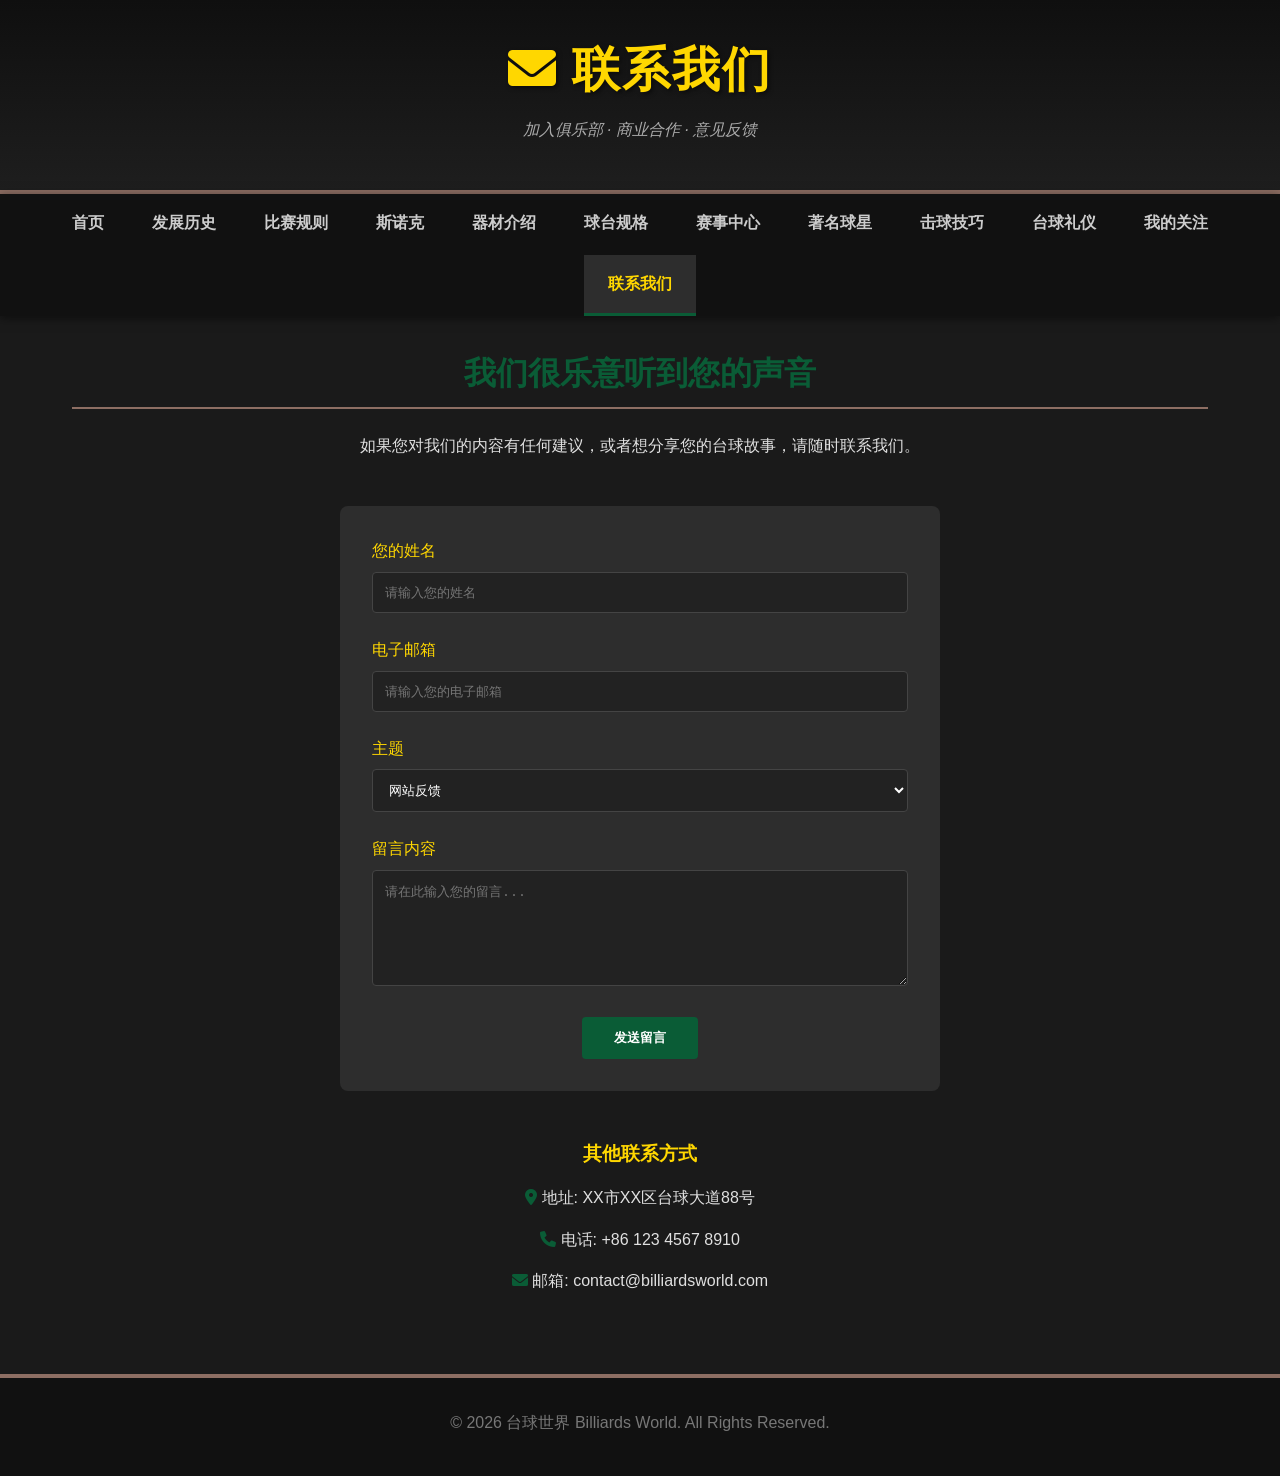
<file: contact.html>
<!DOCTYPE html>
<html lang="zh-CN">

<head>
    <meta charset="UTF-8">
    <meta name="viewport" content="width=device-width, initial-scale=1.0">
    <title>台球世界 | 联系我们</title>
    <link rel="stylesheet" href="css/style.css">
    <link rel="stylesheet" href="https://cdnjs.cloudflare.com/ajax/libs/font-awesome/6.0.0/css/all.min.css">
</head>

<body>

    <header>
        <h1><i class="fas fa-envelope"></i> 联系我们</h1>
        <p>加入俱乐部 · 商业合作 · 意见反馈</p>
    </header>

    <nav>
        <ul>
            <li><a href="index.html">首页</a></li>
            <li><a href="history.html">发展历史</a></li>
            <li><a href="rules.html">比赛规则</a></li>
            <li><a href="snooker.html">斯诺克</a></li>
            <li><a href="equipment.html">器材介绍</a></li>
            <li><a href="tables.html">球台规格</a></li>
            <li><a href="tournaments.html">赛事中心</a></li>
            <li><a href="players.html">著名球星</a></li>
            <li><a href="techniques.html">击球技巧</a></li>
            <li><a href="etiquette.html">台球礼仪</a></li>
            <li><a href="favorites.html">我的关注</a></li>
            <li><a href="contact.html" class="active">联系我们</a></li>
        </ul>
    </nav>

    <main>
        <section style="text-align: center;">
            <h2>我们很乐意听到您的声音</h2>
            <p>如果您对我们的内容有任何建议，或者想分享您的台球故事，请随时联系我们。</p>
        </section>

        <form action="#" method="POST">
            <div class="form-group">
                <label for="name">您的姓名</label>
                <input type="text" id="name" name="name" required placeholder="请输入您的姓名">
            </div>

            <div class="form-group">
                <label for="email">电子邮箱</label>
                <input type="email" id="email" name="email" required placeholder="请输入您的电子邮箱">
            </div>

            <div class="form-group">
                <label for="subject">主题</label>
                <select id="subject" name="subject">
                    <option value="feedback">网站反馈</option>
                    <option value="collaboration">商务合作</option>
                    <option value="club">加入俱乐部</option>
                    <option value="other">其他</option>
                </select>
            </div>

            <div class="form-group">
                <label for="message">留言内容</label>
                <textarea id="message" name="message" rows="6" required placeholder="请在此输入您的留言..."></textarea>
            </div>

            <div style="text-align: center;">
                <button type="submit" class="btn" style="border:none; cursor:pointer;">发送留言</button>
            </div>
        </form>

        <section style="margin-top: 3rem; text-align: center;">
            <h3>其他联系方式</h3>
            <p><i class="fas fa-map-marker-alt" style="color:var(--accent-green);"></i> 地址: XX市XX区台球大道88号</p>
            <p><i class="fas fa-phone" style="color:var(--accent-green);"></i> 电话: +86 123 4567 8910</p>
            <p><i class="fas fa-envelope" style="color:var(--accent-green);"></i> 邮箱: contact@billiardsworld.com</p>
        </section>

    </main>

    <footer>
        <p>&copy; 2026 台球世界 Billiards World. All Rights Reserved.</p>
    </footer>

</body>

</html>
</file>
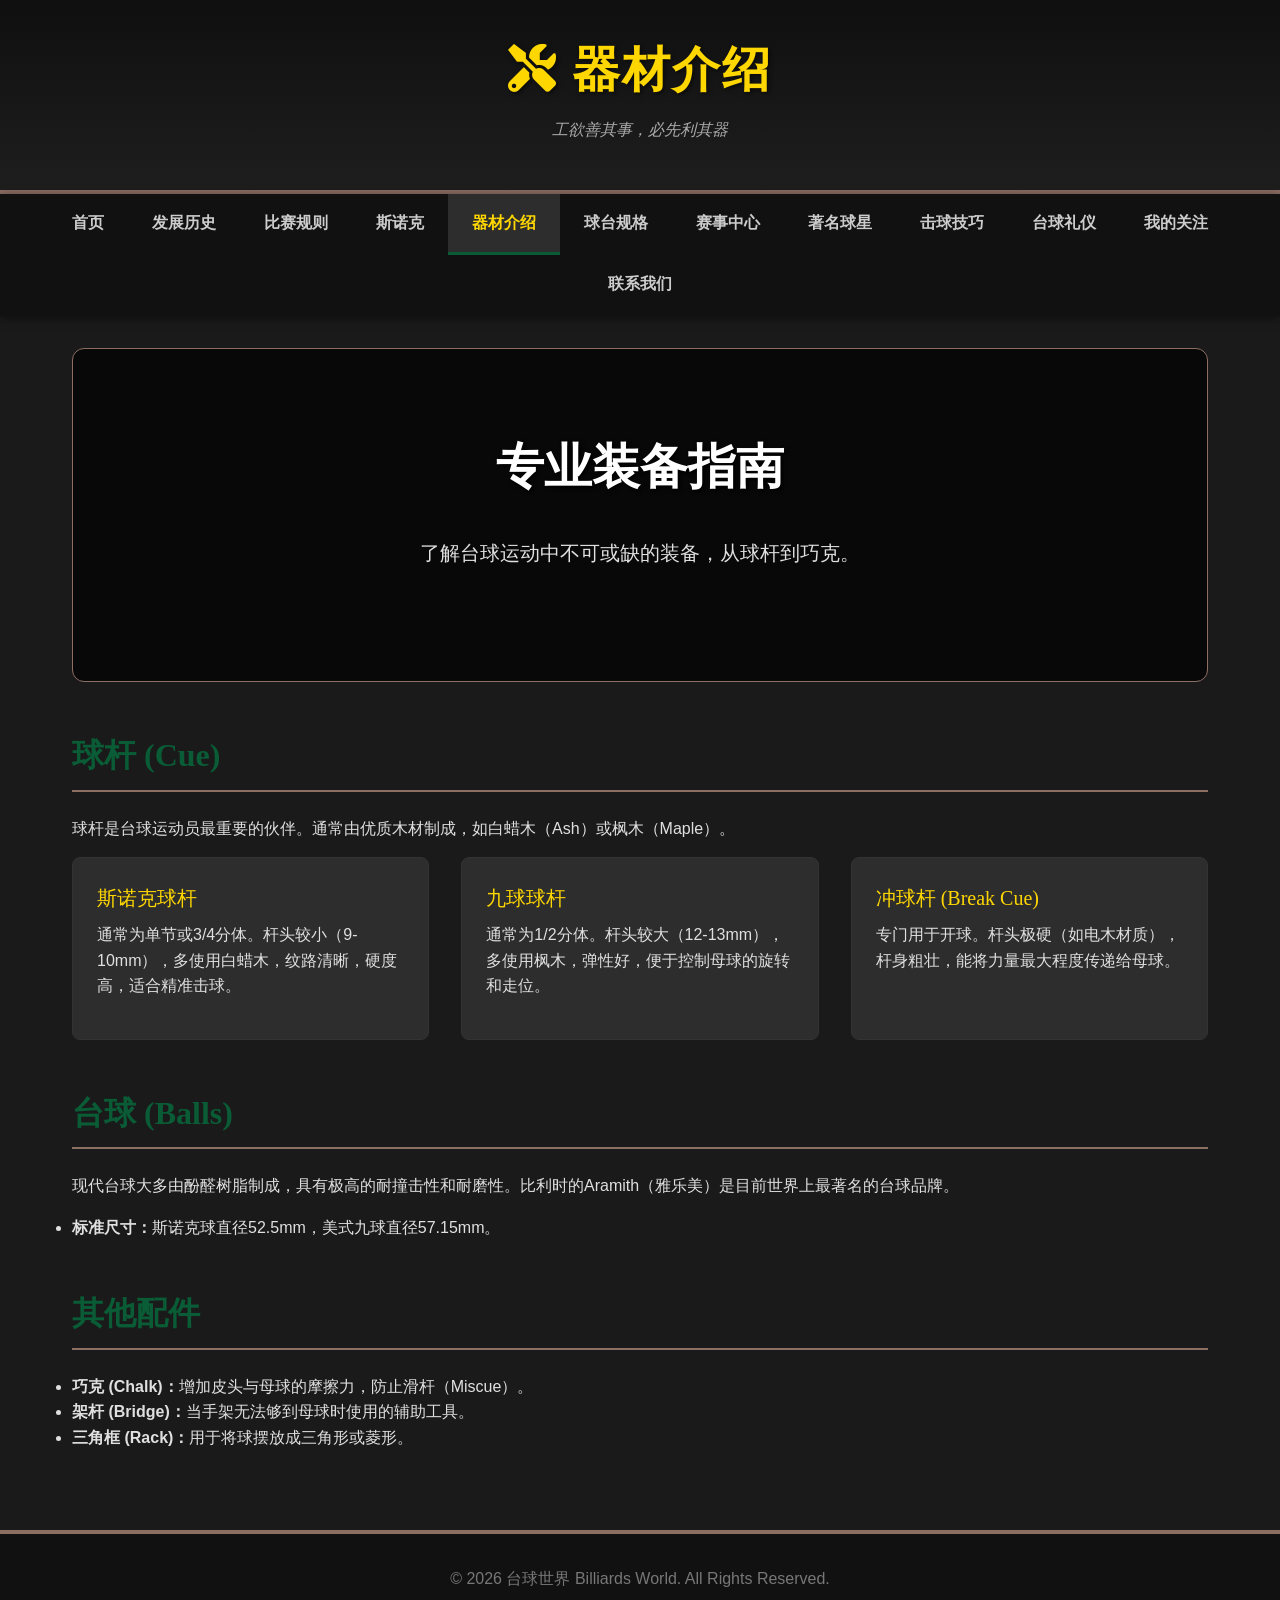
<file: equipment.html>
<!DOCTYPE html>
<html lang="zh-CN">

<head>
    <meta charset="UTF-8">
    <meta name="viewport" content="width=device-width, initial-scale=1.0">
    <title>台球世界 | 器材介绍</title>
    <link rel="stylesheet" href="css/style.css">
    <link rel="stylesheet" href="https://cdnjs.cloudflare.com/ajax/libs/font-awesome/6.0.0/css/all.min.css">
</head>

<body>

    <header>
        <h1><i class="fas fa-tools"></i> 器材介绍</h1>
        <p>工欲善其事，必先利其器</p>
    </header>

    <nav>
        <ul>
            <li><a href="index.html">首页</a></li>
            <li><a href="history.html">发展历史</a></li>
            <li><a href="rules.html">比赛规则</a></li>
            <li><a href="snooker.html">斯诺克</a></li>
            <li><a href="equipment.html" class="active">器材介绍</a></li>
            <li><a href="tables.html">球台规格</a></li>
            <li><a href="tournaments.html">赛事中心</a></li>
            <li><a href="players.html">著名球星</a></li>
            <li><a href="techniques.html">击球技巧</a></li>
            <li><a href="etiquette.html">台球礼仪</a></li>
            <li><a href="favorites.html">我的关注</a></li>
            <li><a href="contact.html">联系我们</a></li>
        </ul>
    </nav>

    <main>
        <div class="hero"
            style="background-image: linear-gradient(rgba(0,0,0,0.7), rgba(0,0,0,0.7)), url('https://images.unsplash.com/photo-1614275089552-475583d7350f?ixlib=rb-1.2.1&auto=format&fit=crop&w=1350&q=80');">
            <h2>专业装备指南</h2>
            <p>了解台球运动中不可或缺的装备，从球杆到巧克。</p>
        </div>

        <section>
            <h2>球杆 (Cue)</h2>
            <p>球杆是台球运动员最重要的伙伴。通常由优质木材制成，如白蜡木（Ash）或枫木（Maple）。</p>
            <div class="grid-container">
                <div class="card">
                    <div class="card-content">
                        <div class="card-title">斯诺克球杆</div>
                        <p>通常为单节或3/4分体。杆头较小（9-10mm），多使用白蜡木，纹路清晰，硬度高，适合精准击球。</p>
                    </div>
                </div>
                <div class="card">
                    <div class="card-content">
                        <div class="card-title">九球球杆</div>
                        <p>通常为1/2分体。杆头较大（12-13mm），多使用枫木，弹性好，便于控制母球的旋转和走位。</p>
                    </div>
                </div>
                <div class="card">
                    <div class="card-content">
                        <div class="card-title">冲球杆 (Break Cue)</div>
                        <p>专门用于开球。杆头极硬（如电木材质），杆身粗壮，能将力量最大程度传递给母球。</p>
                    </div>
                </div>
            </div>
        </section>

        <section>
            <h2>台球 (Balls)</h2>
            <p>现代台球大多由酚醛树脂制成，具有极高的耐撞击性和耐磨性。比利时的Aramith（雅乐美）是目前世界上最著名的台球品牌。</p>
            <ul>
                <li><strong>标准尺寸：</strong>斯诺克球直径52.5mm，美式九球直径57.15mm。</li>
            </ul>
        </section>

        <section>
            <h2>其他配件</h2>
            <ul>
                <li><strong>巧克 (Chalk)：</strong>增加皮头与母球的摩擦力，防止滑杆（Miscue）。</li>
                <li><strong>架杆 (Bridge)：</strong>当手架无法够到母球时使用的辅助工具。</li>
                <li><strong>三角框 (Rack)：</strong>用于将球摆放成三角形或菱形。</li>
            </ul>
        </section>

    </main>

    <footer>
        <p>&copy; 2026 台球世界 Billiards World. All Rights Reserved.</p>
    </footer>

</body>

</html>
</file>
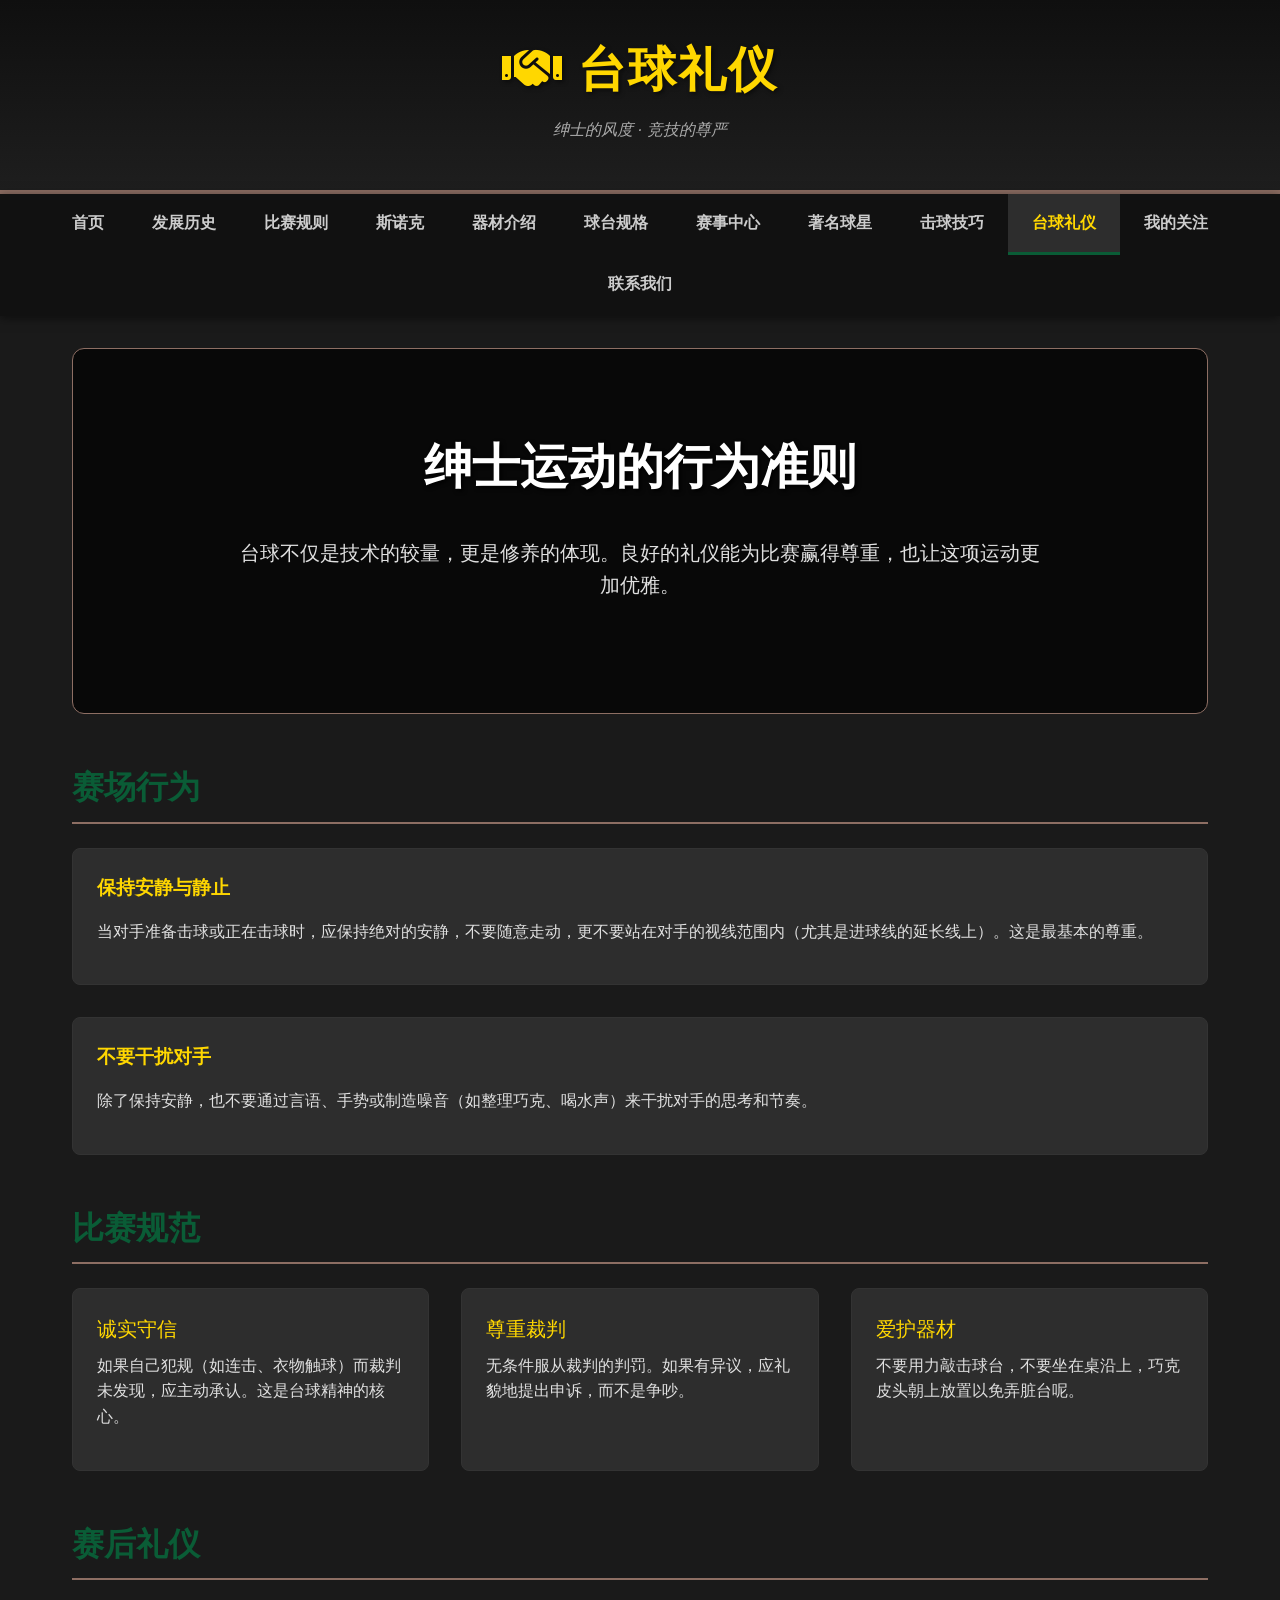
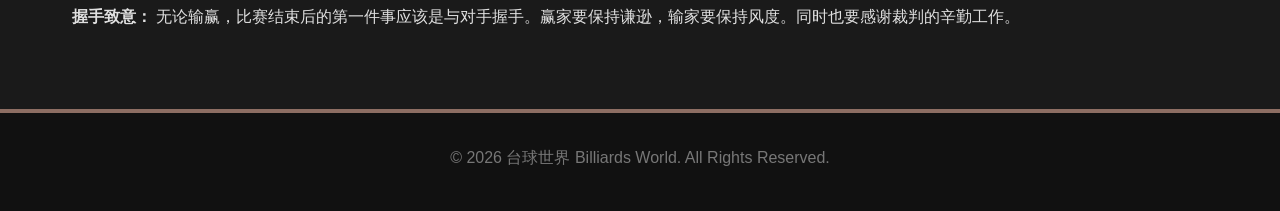
<file: etiquette.html>
<!DOCTYPE html>
<html lang="zh-CN">

<head>
    <meta charset="UTF-8">
    <meta name="viewport" content="width=device-width, initial-scale=1.0">
    <title>台球世界 | 台球礼仪</title>
    <link rel="stylesheet" href="css/style.css">
    <link rel="stylesheet" href="https://cdnjs.cloudflare.com/ajax/libs/font-awesome/6.0.0/css/all.min.css">
</head>

<body>

    <header>
        <h1><i class="fas fa-handshake"></i> 台球礼仪</h1>
        <p>绅士的风度 · 竞技的尊严</p>
    </header>

    <nav>
        <ul>
            <li><a href="index.html">首页</a></li>
            <li><a href="history.html">发展历史</a></li>
            <li><a href="rules.html">比赛规则</a></li>
            <li><a href="snooker.html">斯诺克</a></li>
            <li><a href="equipment.html">器材介绍</a></li>
            <li><a href="tables.html">球台规格</a></li>
            <li><a href="tournaments.html">赛事中心</a></li>
            <li><a href="players.html">著名球星</a></li>
            <li><a href="techniques.html">击球技巧</a></li>
            <li><a href="etiquette.html" class="active">台球礼仪</a></li>
            <li><a href="favorites.html">我的关注</a></li>
            <li><a href="contact.html">联系我们</a></li>
        </ul>
    </nav>

    <main>
        <div class="hero"
            style="background-image: linear-gradient(rgba(0,0,0,0.7), rgba(0,0,0,0.7)), url('https://images.unsplash.com/photo-1595604928073-d8db86146c6b?ixlib=rb-1.2.1&auto=format&fit=crop&w=1350&q=80');">
            <h2>绅士运动的行为准则</h2>
            <p>台球不仅是技术的较量，更是修养的体现。良好的礼仪能为比赛赢得尊重，也让这项运动更加优雅。</p>
        </div>

        <section>
            <h2>赛场行为</h2>
            <div class="card" style="margin-bottom: 2rem;">
                <div class="card-content">
                    <h3 style="margin-top:0;">保持安静与静止</h3>
                    <p>当对手准备击球或正在击球时，应保持绝对的安静，不要随意走动，更不要站在对手的视线范围内（尤其是进球线的延长线上）。这是最基本的尊重。</p>
                </div>
            </div>

            <div class="card" style="margin-bottom: 2rem;">
                <div class="card-content">
                    <h3 style="margin-top:0;">不要干扰对手</h3>
                    <p>除了保持安静，也不要通过言语、手势或制造噪音（如整理巧克、喝水声）来干扰对手的思考和节奏。</p>
                </div>
            </div>
        </section>

        <section>
            <h2>比赛规范</h2>
            <div class="grid-container">
                <div class="card">
                    <div class="card-content">
                        <div class="card-title">诚实守信</div>
                        <p>如果自己犯规（如连击、衣物触球）而裁判未发现，应主动承认。这是台球精神的核心。</p>
                    </div>
                </div>
                <div class="card">
                    <div class="card-content">
                        <div class="card-title">尊重裁判</div>
                        <p>无条件服从裁判的判罚。如果有异议，应礼貌地提出申诉，而不是争吵。</p>
                    </div>
                </div>
                <div class="card">
                    <div class="card-content">
                        <div class="card-title">爱护器材</div>
                        <p>不要用力敲击球台，不要坐在桌沿上，巧克皮头朝上放置以免弄脏台呢。</p>
                    </div>
                </div>
            </div>
        </section>

        <section>
            <h2>赛后礼仪</h2>
            <p><strong>握手致意：</strong> 无论输赢，比赛结束后的第一件事应该是与对手握手。赢家要保持谦逊，输家要保持风度。同时也要感谢裁判的辛勤工作。</p>
        </section>

    </main>

    <footer>
        <p>&copy; 2026 台球世界 Billiards World. All Rights Reserved.</p>
    </footer>

</body>

</html>
</file>
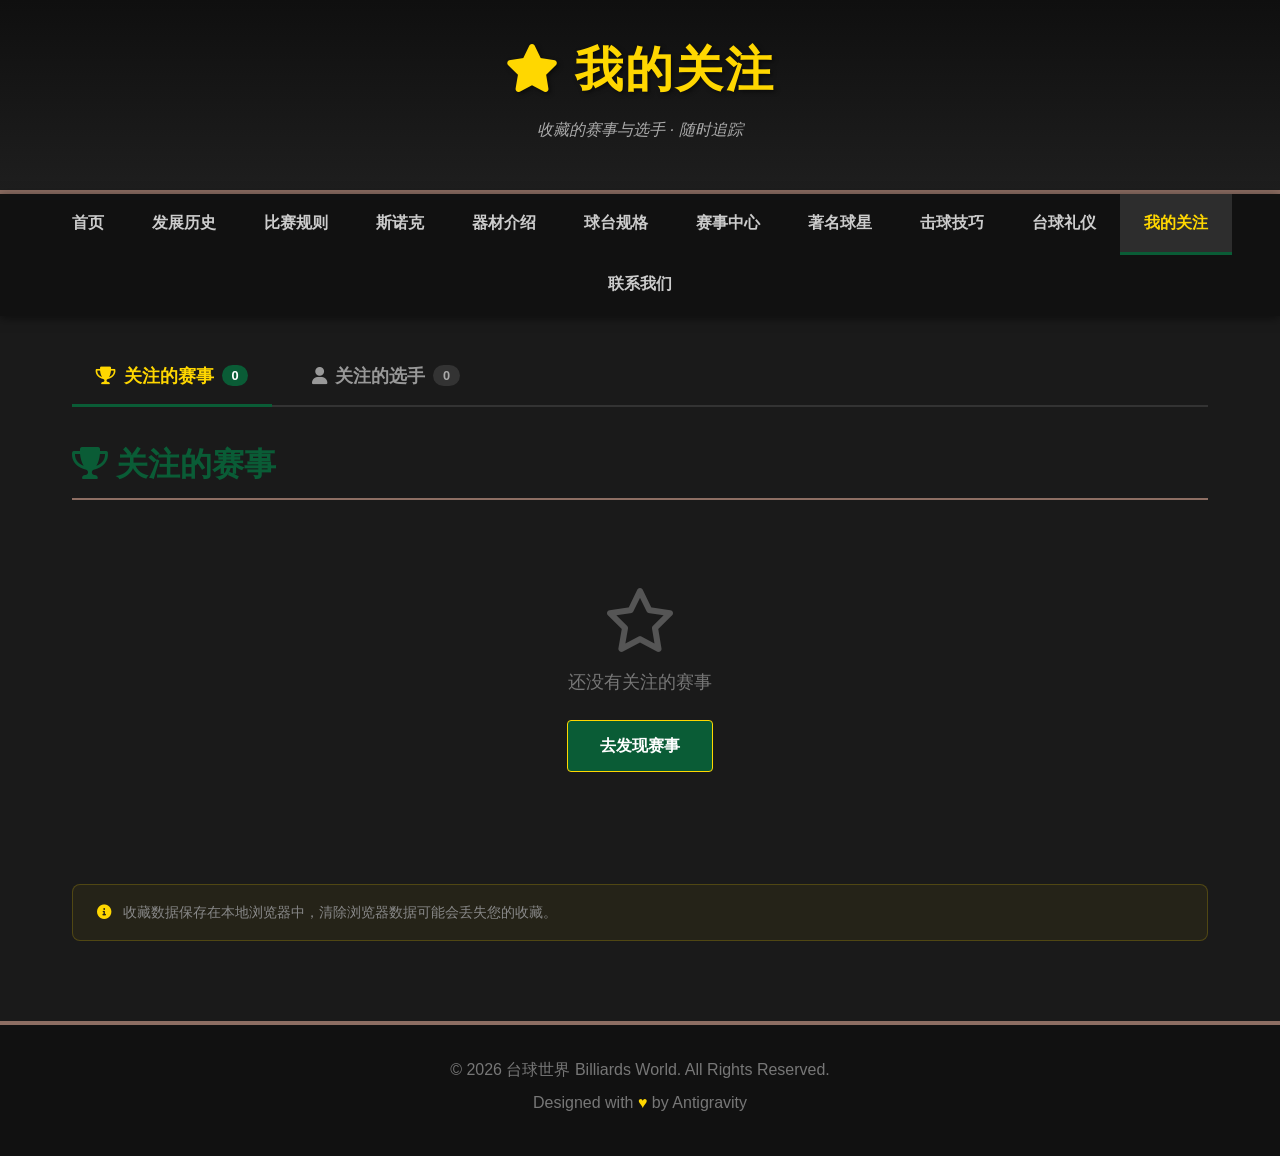
<file: favorites.html>
<!DOCTYPE html>
<html lang="zh-CN">

<head>
    <meta charset="UTF-8">
    <meta name="viewport" content="width=device-width, initial-scale=1.0">
    <title>台球世界 | 我的关注</title>
    <link rel="stylesheet" href="css/style.css">
    <link rel="stylesheet" href="https://cdnjs.cloudflare.com/ajax/libs/font-awesome/6.0.0/css/all.min.css">
</head>

<body>

    <header>
        <h1><i class="fas fa-star"></i> 我的关注</h1>
        <p>收藏的赛事与选手 · 随时追踪</p>
    </header>

    <nav>
        <ul>
            <li><a href="index.html">首页</a></li>
            <li><a href="history.html">发展历史</a></li>
            <li><a href="rules.html">比赛规则</a></li>
            <li><a href="snooker.html">斯诺克</a></li>
            <li><a href="equipment.html">器材介绍</a></li>
            <li><a href="tables.html">球台规格</a></li>
            <li><a href="tournaments.html">赛事中心</a></li>
            <li><a href="players.html">著名球星</a></li>
            <li><a href="techniques.html">击球技巧</a></li>
            <li><a href="etiquette.html">台球礼仪</a></li>
            <li><a href="favorites.html" class="active">我的关注</a></li>
            <li><a href="contact.html">联系我们</a></li>
        </ul>
    </nav>

    <main>
        <div class="favorites-tabs">
            <button class="fav-tab-btn active" data-tab="tournaments">
                <i class="fas fa-trophy"></i> 关注的赛事
                <span id="tournamentCount" class="tab-count">0</span>
            </button>
            <button class="fav-tab-btn" data-tab="players">
                <i class="fas fa-user"></i> 关注的选手
                <span id="playerCount" class="tab-count">0</span>
            </button>
        </div>

        <section>
            <div class="tab-content active" id="tab-tournaments">
                <h2><i class="fas fa-trophy"></i> 关注的赛事</h2>
                <div id="favoriteTournaments" class="grid-container tournament-list">
                </div>
                <div id="emptyTournaments" class="empty-state" style="display: none;">
                    <i class="far fa-star"></i>
                    <p>还没有关注的赛事</p>
                    <a href="tournaments.html" class="btn">去发现赛事</a>
                </div>
            </div>

            <div class="tab-content" id="tab-players">
                <h2><i class="fas fa-user"></i> 关注的选手</h2>
                <div id="favoritePlayers" class="grid-container player-list">
                </div>
                <div id="emptyPlayers" class="empty-state" style="display: none;">
                    <i class="far fa-star"></i>
                    <p>还没有关注的选手</p>
                    <a href="players.html" class="btn">去发现球星</a>
                </div>
            </div>
        </section>

        <section class="storage-info">
            <p><i class="fas fa-info-circle"></i> 收藏数据保存在本地浏览器中，清除浏览器数据可能会丢失您的收藏。</p>
        </section>
    </main>

    <div id="playerModal" class="modal">
        <div class="modal-content">
            <div class="modal-header">
                <h2 id="modalPlayerName"></h2>
                <button class="modal-close" onclick="closePlayerModal()">&times;</button>
            </div>
            <div id="modalBody" class="modal-body">
            </div>
        </div>
    </div>

    <footer>
        <p>&copy; 2026 台球世界 Billiards World. All Rights Reserved.</p>
        <p>Designed with <span style="color: var(--gold);">♥</span> by Antigravity</p>
    </footer>

    <script src="js/data.js"></script>
    <script src="js/favorites.js"></script>
    <script src="js/favorites-page.js"></script>
</body>

</html>
</file>
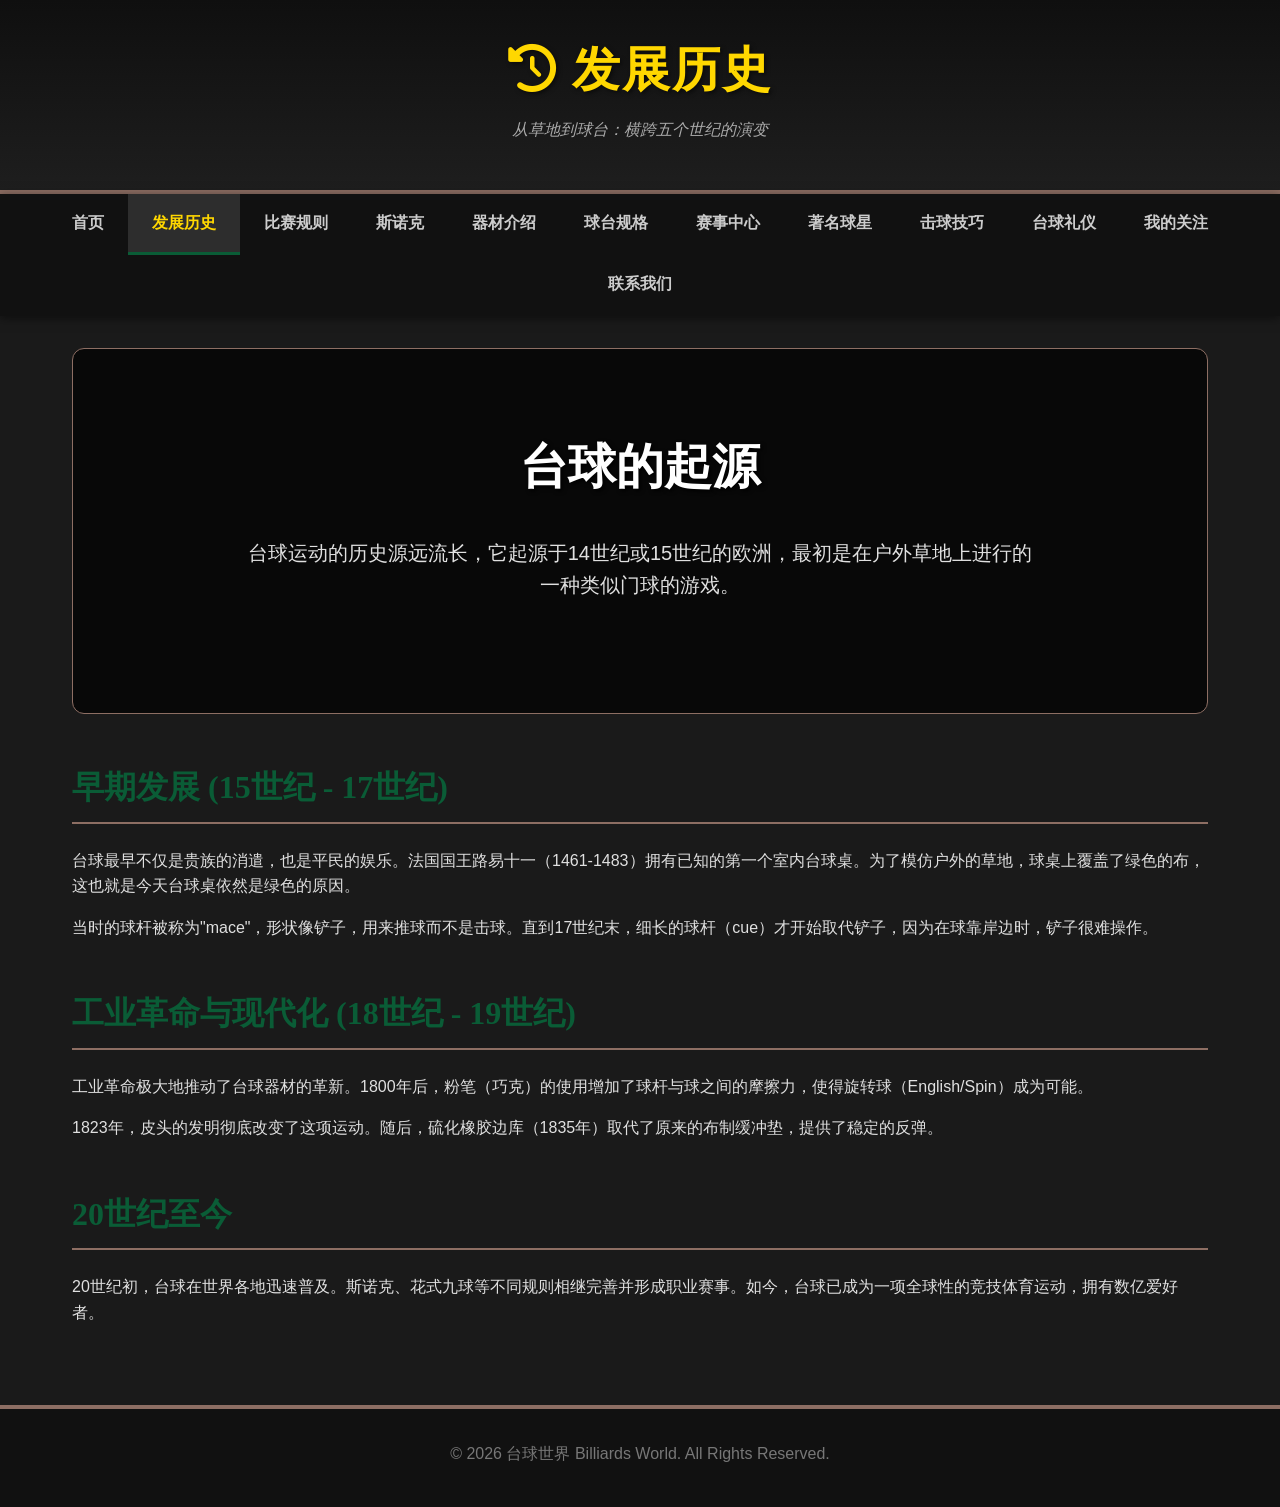
<file: history.html>
<!DOCTYPE html>
<html lang="zh-CN">

<head>
    <meta charset="UTF-8">
    <meta name="viewport" content="width=device-width, initial-scale=1.0">
    <title>台球世界 | 发展历史</title>
    <link rel="stylesheet" href="css/style.css">
    <link rel="stylesheet" href="https://cdnjs.cloudflare.com/ajax/libs/font-awesome/6.0.0/css/all.min.css">
</head>

<body>

    <header>
        <h1><i class="fas fa-history"></i> 发展历史</h1>
        <p>从草地到球台：横跨五个世纪的演变</p>
    </header>

    <nav>
        <ul>
            <li><a href="index.html">首页</a></li>
            <li><a href="history.html" class="active">发展历史</a></li>
            <li><a href="rules.html">比赛规则</a></li>
            <li><a href="snooker.html">斯诺克</a></li>
            <li><a href="equipment.html">器材介绍</a></li>
            <li><a href="tables.html">球台规格</a></li>
            <li><a href="tournaments.html">赛事中心</a></li>
            <li><a href="players.html">著名球星</a></li>
            <li><a href="techniques.html">击球技巧</a></li>
            <li><a href="etiquette.html">台球礼仪</a></li>
            <li><a href="favorites.html">我的关注</a></li>
            <li><a href="contact.html">联系我们</a></li>
        </ul>
    </nav>

    <main>
        <div class="hero"
            style="background-image: linear-gradient(rgba(0,0,0,0.7), rgba(0,0,0,0.7)), url('https://images.unsplash.com/photo-1579619177114-049880f074d0?ixlib=rb-1.2.1&auto=format&fit=crop&w=1350&q=80');">
            <h2>台球的起源</h2>
            <p>台球运动的历史源远流长，它起源于14世纪或15世纪的欧洲，最初是在户外草地上进行的一种类似门球的游戏。</p>
        </div>

        <section>
            <h2>早期发展 (15世纪 - 17世纪)</h2>
            <p>台球最早不仅是贵族的消遣，也是平民的娱乐。法国国王路易十一（1461-1483）拥有已知的第一个室内台球桌。为了模仿户外的草地，球桌上覆盖了绿色的布，这也就是今天台球桌依然是绿色的原因。</p>
            <p>当时的球杆被称为"mace"，形状像铲子，用来推球而不是击球。直到17世纪末，细长的球杆（cue）才开始取代铲子，因为在球靠岸边时，铲子很难操作。</p>
        </section>

        <section>
            <h2>工业革命与现代化 (18世纪 - 19世纪)</h2>
            <p>工业革命极大地推动了台球器材的革新。1800年后，粉笔（巧克）的使用增加了球杆与球之间的摩擦力，使得旋转球（English/Spin）成为可能。</p>
            <p>1823年，皮头的发明彻底改变了这项运动。随后，硫化橡胶边库（1835年）取代了原来的布制缓冲垫，提供了稳定的反弹。</p>
        </section>

        <section>
            <h2>20世纪至今</h2>
            <p>20世纪初，台球在世界各地迅速普及。斯诺克、花式九球等不同规则相继完善并形成职业赛事。如今，台球已成为一项全球性的竞技体育运动，拥有数亿爱好者。</p>
        </section>

    </main>

    <footer>
        <p>&copy; 2026 台球世界 Billiards World. All Rights Reserved.</p>
    </footer>

</body>

</html>
</file>
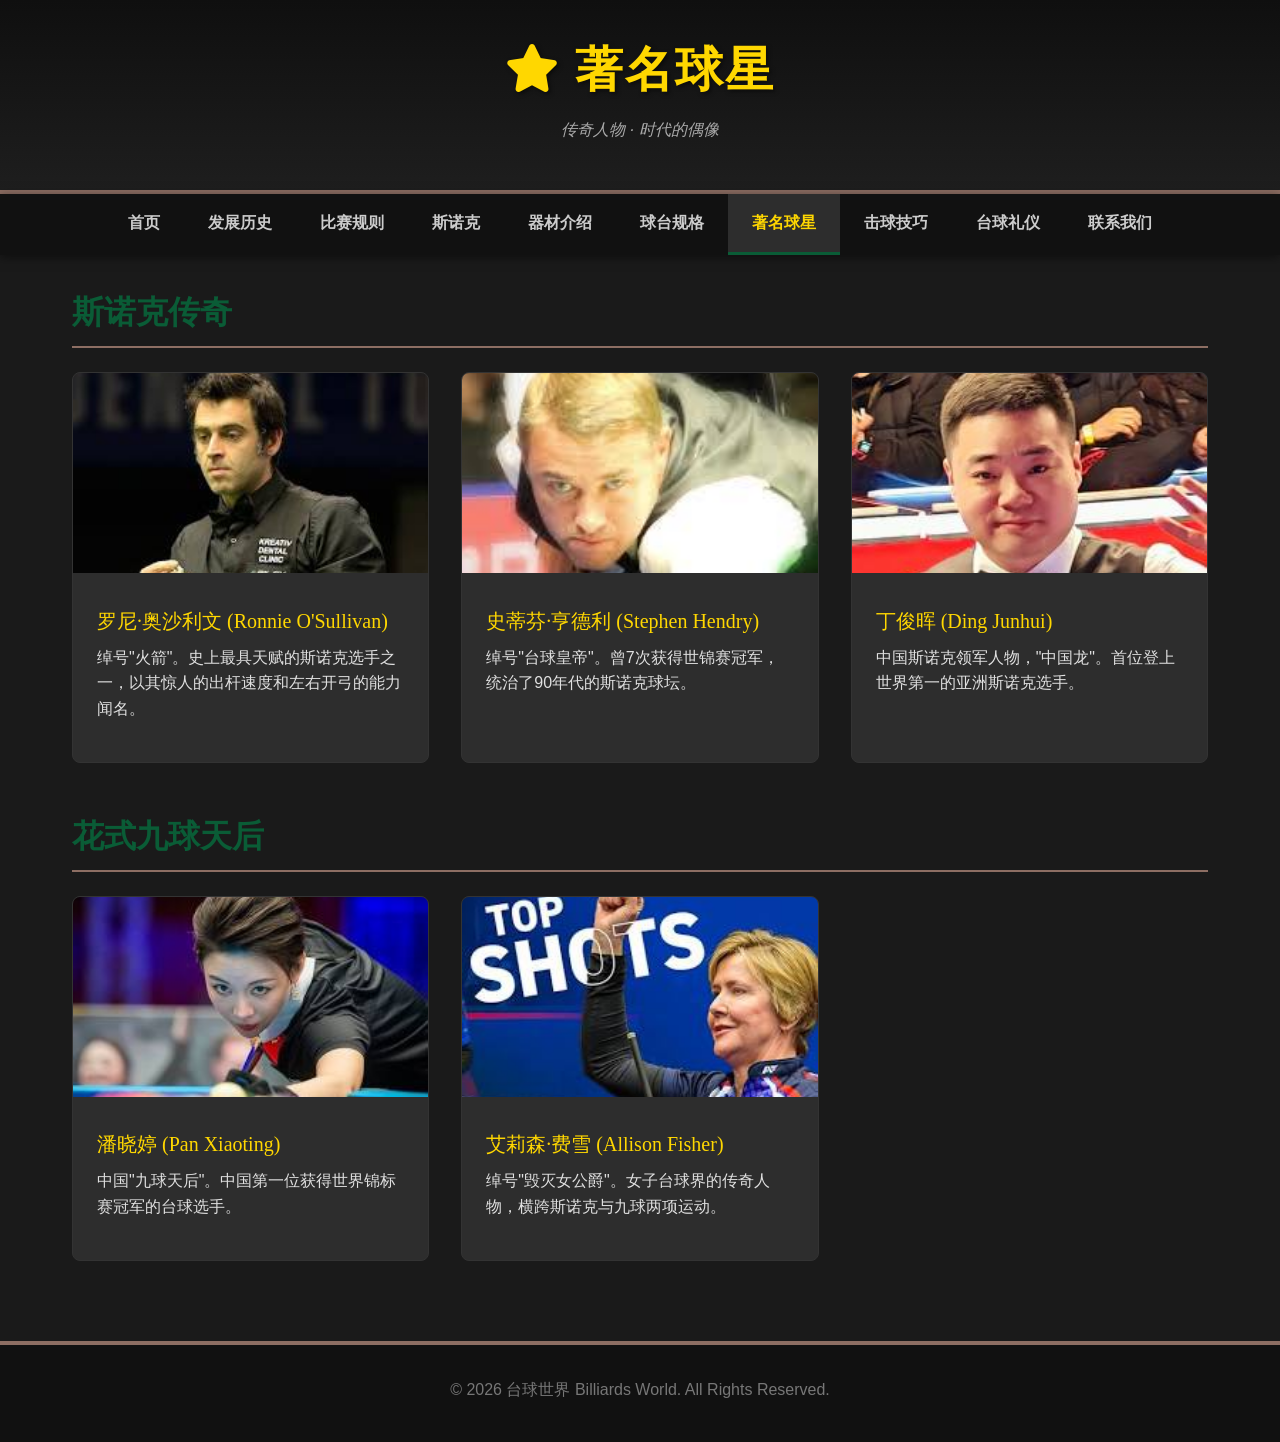
<file: players.html>
<!DOCTYPE html>
<html lang="zh-CN">

<head>
    <meta charset="UTF-8">
    <meta name="viewport" content="width=device-width, initial-scale=1.0">
    <title>台球世界 | 著名球星</title>
    <link rel="stylesheet" href="css/style.css">
    <link rel="stylesheet" href="https://cdnjs.cloudflare.com/ajax/libs/font-awesome/6.0.0/css/all.min.css">
</head>

<body>

    <header>
        <h1><i class="fas fa-star"></i> 著名球星</h1>
        <p>传奇人物 · 时代的偶像</p>
    </header>

    <nav>
        <ul>
            <li><a href="index.html">首页</a></li>
            <li><a href="history.html">发展历史</a></li>
            <li><a href="rules.html">比赛规则</a></li>
            <li><a href="snooker.html">斯诺克</a></li>
            <li><a href="equipment.html">器材介绍</a></li>
            <li><a href="tables.html">球台规格</a></li>
            <li><a href="players.html" class="active">著名球星</a></li>
            <li><a href="techniques.html">击球技巧</a></li>
            <li><a href="etiquette.html">台球礼仪</a></li>
            <li><a href="contact.html">联系我们</a></li>
        </ul>
    </nav>

    <main>
        <section>
            <h2>斯诺克传奇</h2>
            <div class="grid-container">
                <div class="card">
                    <img src="./images/Ronnie.jpeg" alt="Ronnie O'Sullivan">
                    <div class="card-content">
                        <div class="card-title">罗尼·奥沙利文 (Ronnie O'Sullivan)</div>
                        <p>绰号"火箭"。史上最具天赋的斯诺克选手之一，以其惊人的出杆速度和左右开弓的能力闻名。</p>
                    </div>
                </div>
                <div class="card">
                    <img src="./images/Stephen.jpeg" alt="Stephen Hendry">
                    <div class="card-content">
                        <div class="card-title">史蒂芬·亨德利 (Stephen Hendry)</div>
                        <p>绰号"台球皇帝"。曾7次获得世锦赛冠军，统治了90年代的斯诺克球坛。</p>
                    </div>
                </div>
                <div class="card">
                    <img src="./images/Ding.jpeg" alt="Ding Junhui">
                    <div class="card-content">
                        <div class="card-title">丁俊晖 (Ding Junhui)</div>
                        <p>中国斯诺克领军人物，"中国龙"。首位登上世界第一的亚洲斯诺克选手。</p>
                    </div>
                </div>
            </div>
        </section>

        <section>
            <h2>花式九球天后</h2>
            <div class="grid-container">
                <div class="card">
                    <img src="./images/Pan.jpeg" alt="Pan Xiaoting">
                    <div class="card-content">
                        <div class="card-title">潘晓婷 (Pan Xiaoting)</div>
                        <p>中国"九球天后"。中国第一位获得世界锦标赛冠军的台球选手。</p>
                    </div>
                </div>
                <div class="card">
                    <img src="./images/Allison.jpeg" alt="Allison Fisher">
                    <div class="card-content">
                        <div class="card-title">艾莉森·费雪 (Allison Fisher)</div>
                        <p>绰号"毁灭女公爵"。女子台球界的传奇人物，横跨斯诺克与九球两项运动。</p>
                    </div>
                </div>
            </div>
        </section>

    </main>

    <footer>
        <p>&copy; 2026 台球世界 Billiards World. All Rights Reserved.</p>
    </footer>

</body>

</html>
</file>
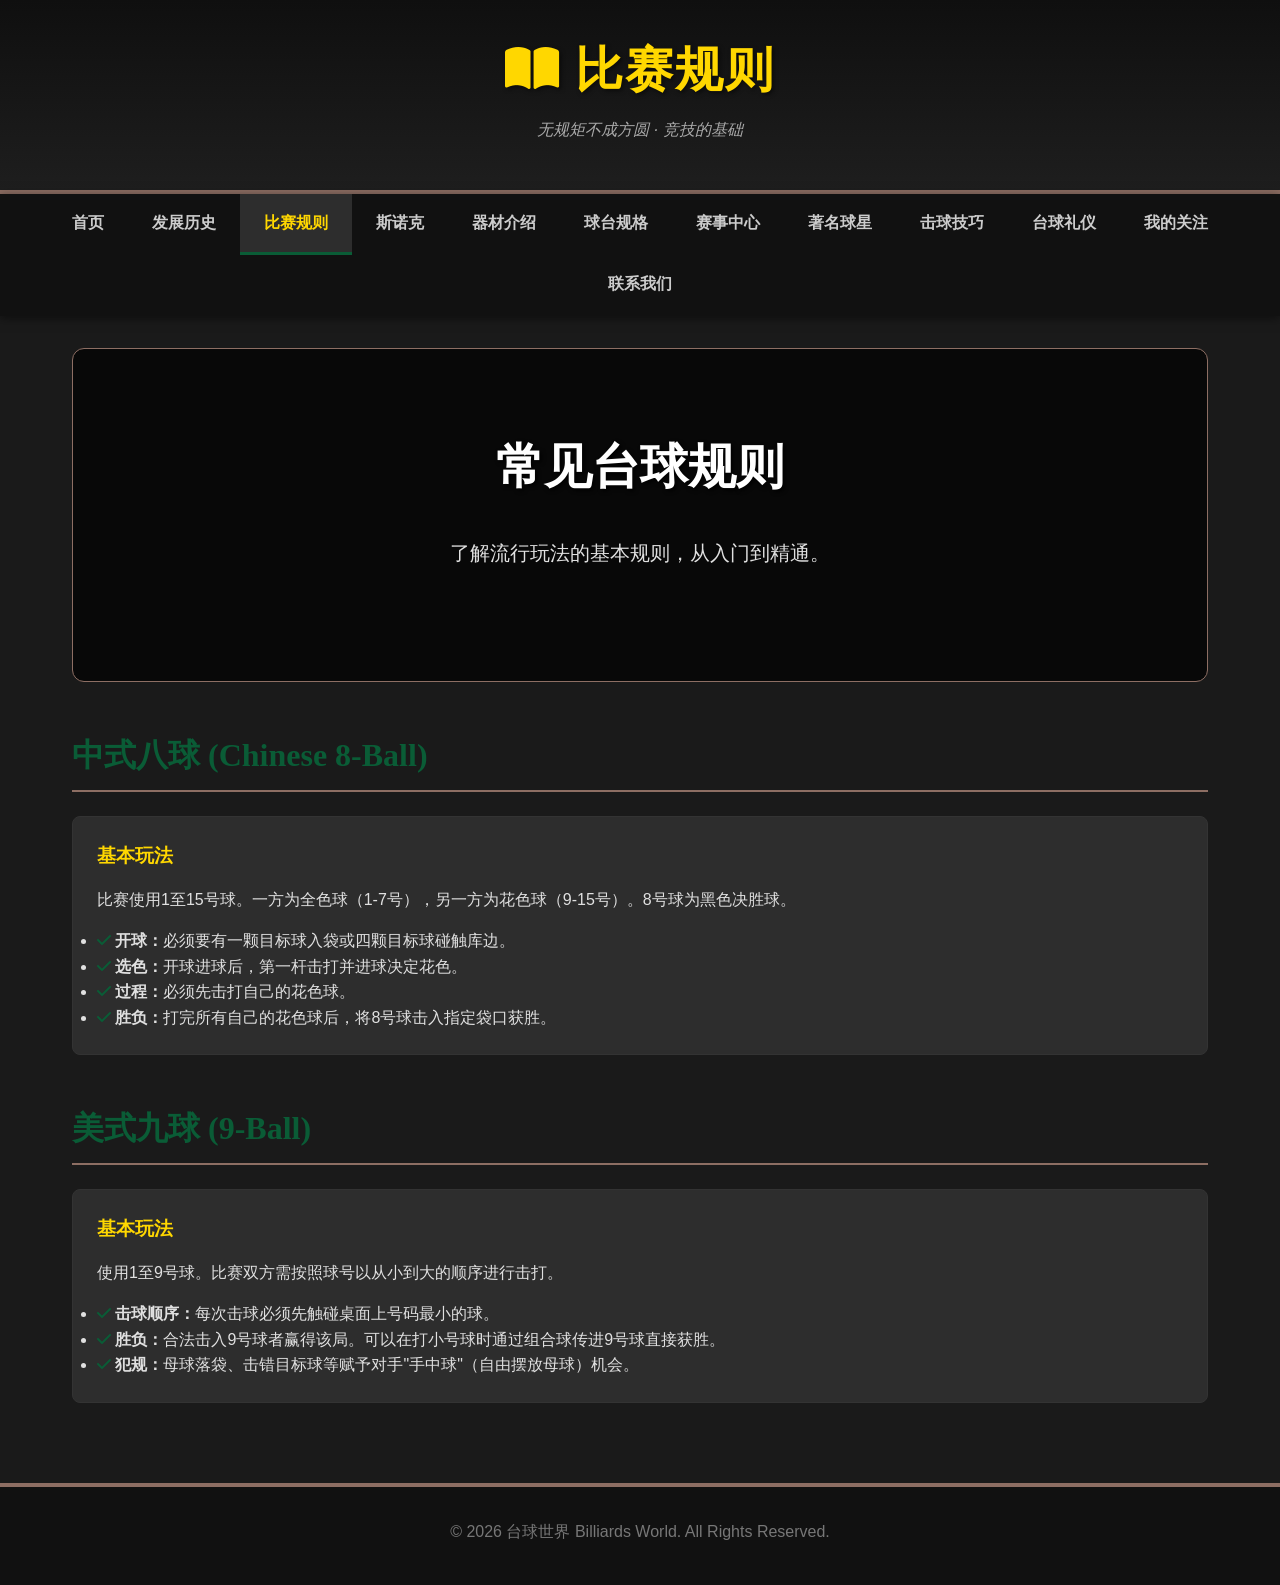
<file: rules.html>
<!DOCTYPE html>
<html lang="zh-CN">

<head>
    <meta charset="UTF-8">
    <meta name="viewport" content="width=device-width, initial-scale=1.0">
    <title>台球世界 | 比赛规则</title>
    <link rel="stylesheet" href="css/style.css">
    <link rel="stylesheet" href="https://cdnjs.cloudflare.com/ajax/libs/font-awesome/6.0.0/css/all.min.css">
</head>

<body>

    <header>
        <h1><i class="fas fa-book-open"></i> 比赛规则</h1>
        <p>无规矩不成方圆 · 竞技的基础</p>
    </header>

    <nav>
        <ul>
            <li><a href="index.html">首页</a></li>
            <li><a href="history.html">发展历史</a></li>
            <li><a href="rules.html" class="active">比赛规则</a></li>
            <li><a href="snooker.html">斯诺克</a></li>
            <li><a href="equipment.html">器材介绍</a></li>
            <li><a href="tables.html">球台规格</a></li>
            <li><a href="tournaments.html">赛事中心</a></li>
            <li><a href="players.html">著名球星</a></li>
            <li><a href="techniques.html">击球技巧</a></li>
            <li><a href="etiquette.html">台球礼仪</a></li>
            <li><a href="favorites.html">我的关注</a></li>
            <li><a href="contact.html">联系我们</a></li>
        </ul>
    </nav>

    <main>
        <div class="hero"
            style="background-image: linear-gradient(rgba(0,0,0,0.7), rgba(0,0,0,0.7)), url('https://images.unsplash.com/photo-1627993489839-a6f23c726887?ixlib=rb-1.2.1&auto=format&fit=crop&w=1350&q=80');">
            <h2>常见台球规则</h2>
            <p>了解流行玩法的基本规则，从入门到精通。</p>
        </div>

        <section>
            <h2>中式八球 (Chinese 8-Ball)</h2>
            <div class="card" style="margin-bottom: 2rem;">
                <div class="card-content">
                    <h3 style="margin-top:0;">基本玩法</h3>
                    <p>比赛使用1至15号球。一方为全色球（1-7号），另一方为花色球（9-15号）。8号球为黑色决胜球。</p>
                    <ul>
                        <li><i class="fas fa-check" style="color:var(--accent-green);"></i>
                            <strong>开球：</strong>必须要有一颗目标球入袋或四颗目标球碰触库边。</li>
                        <li><i class="fas fa-check" style="color:var(--accent-green);"></i>
                            <strong>选色：</strong>开球进球后，第一杆击打并进球决定花色。</li>
                        <li><i class="fas fa-check" style="color:var(--accent-green);"></i>
                            <strong>过程：</strong>必须先击打自己的花色球。</li>
                        <li><i class="fas fa-check" style="color:var(--accent-green);"></i>
                            <strong>胜负：</strong>打完所有自己的花色球后，将8号球击入指定袋口获胜。</li>
                    </ul>
                </div>
            </div>
        </section>

        <section>
            <h2>美式九球 (9-Ball)</h2>
            <div class="card" style="margin-bottom: 2rem;">
                <div class="card-content">
                    <h3 style="margin-top:0;">基本玩法</h3>
                    <p>使用1至9号球。比赛双方需按照球号以从小到大的顺序进行击打。</p>
                    <ul>
                        <li><i class="fas fa-check" style="color:var(--accent-green);"></i>
                            <strong>击球顺序：</strong>每次击球必须先触碰桌面上号码最小的球。</li>
                        <li><i class="fas fa-check" style="color:var(--accent-green);"></i>
                            <strong>胜负：</strong>合法击入9号球者赢得该局。可以在打小号球时通过组合球传进9号球直接获胜。</li>
                        <li><i class="fas fa-check" style="color:var(--accent-green);"></i>
                            <strong>犯规：</strong>母球落袋、击错目标球等赋予对手"手中球"（自由摆放母球）机会。</li>
                    </ul>
                </div>
            </div>
        </section>

    </main>

    <footer>
        <p>&copy; 2026 台球世界 Billiards World. All Rights Reserved.</p>
    </footer>

</body>

</html>
</file>
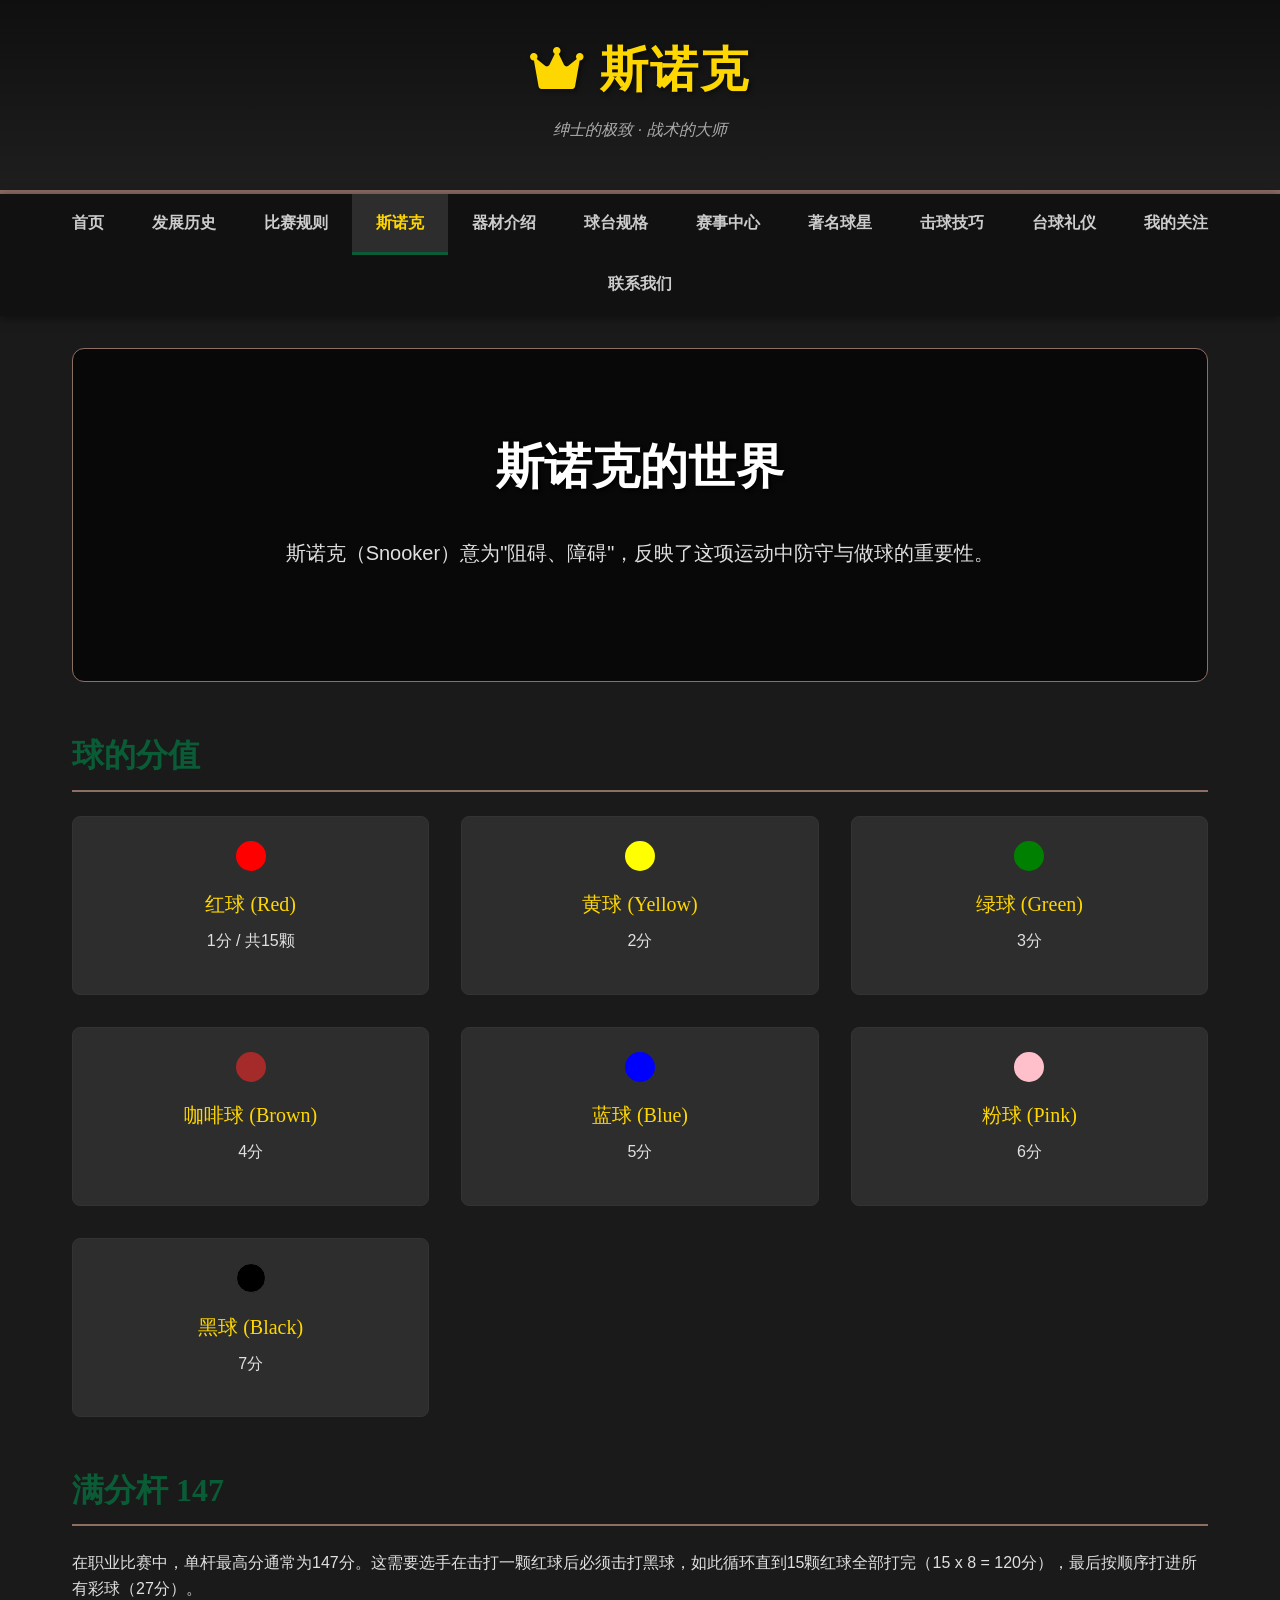
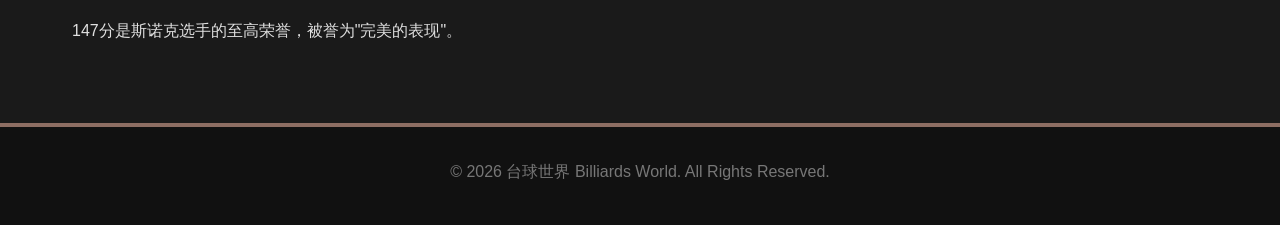
<file: snooker.html>
<!DOCTYPE html>
<html lang="zh-CN">

<head>
    <meta charset="UTF-8">
    <meta name="viewport" content="width=device-width, initial-scale=1.0">
    <title>台球世界 | 斯诺克</title>
    <link rel="stylesheet" href="css/style.css">
    <link rel="stylesheet" href="https://cdnjs.cloudflare.com/ajax/libs/font-awesome/6.0.0/css/all.min.css">
</head>

<body>

    <header>
        <h1><i class="fas fa-crown"></i> 斯诺克</h1>
        <p>绅士的极致 · 战术的大师</p>
    </header>

    <nav>
        <ul>
            <li><a href="index.html">首页</a></li>
            <li><a href="history.html">发展历史</a></li>
            <li><a href="rules.html">比赛规则</a></li>
            <li><a href="snooker.html" class="active">斯诺克</a></li>
            <li><a href="equipment.html">器材介绍</a></li>
            <li><a href="tables.html">球台规格</a></li>
            <li><a href="tournaments.html">赛事中心</a></li>
            <li><a href="players.html">著名球星</a></li>
            <li><a href="techniques.html">击球技巧</a></li>
            <li><a href="etiquette.html">台球礼仪</a></li>
            <li><a href="favorites.html">我的关注</a></li>
            <li><a href="contact.html">联系我们</a></li>
        </ul>
    </nav>

    <main>
        <div class="hero"
            style="background-image: linear-gradient(rgba(0,0,0,0.7), rgba(0,0,0,0.7)), url('https://images.unsplash.com/photo-1542456073-67c9c0b2f561?ixlib=rb-1.2.1&auto=format&fit=crop&w=1350&q=80');">
            <h2>斯诺克的世界</h2>
            <p>斯诺克（Snooker）意为"阻碍、障碍"，反映了这项运动中防守与做球的重要性。</p>
        </div>

        <section>
            <h2>球的分值</h2>
            <div class="grid-container">
                <div class="card">
                    <div class="card-content" style="text-align: center;">
                        <span
                            style="display:inline-block;width:30px;height:30px;background-color:red;border-radius:50%;margin-bottom:10px;"></span>
                        <div class="card-title">红球 (Red)</div>
                        <p>1分 / 共15颗</p>
                    </div>
                </div>
                <div class="card">
                    <div class="card-content" style="text-align: center;">
                        <span
                            style="display:inline-block;width:30px;height:30px;background-color:yellow;border-radius:50%;margin-bottom:10px;"></span>
                        <div class="card-title">黄球 (Yellow)</div>
                        <p>2分</p>
                    </div>
                </div>
                <div class="card">
                    <div class="card-content" style="text-align: center;">
                        <span
                            style="display:inline-block;width:30px;height:30px;background-color:green;border-radius:50%;margin-bottom:10px;"></span>
                        <div class="card-title">绿球 (Green)</div>
                        <p>3分</p>
                    </div>
                </div>
                <div class="card">
                    <div class="card-content" style="text-align: center;">
                        <span
                            style="display:inline-block;width:30px;height:30px;background-color:brown;border-radius:50%;margin-bottom:10px;"></span>
                        <div class="card-title">咖啡球 (Brown)</div>
                        <p>4分</p>
                    </div>
                </div>
                <div class="card">
                    <div class="card-content" style="text-align: center;">
                        <span
                            style="display:inline-block;width:30px;height:30px;background-color:blue;border-radius:50%;margin-bottom:10px;"></span>
                        <div class="card-title">蓝球 (Blue)</div>
                        <p>5分</p>
                    </div>
                </div>
                <div class="card">
                    <div class="card-content" style="text-align: center;">
                        <span
                            style="display:inline-block;width:30px;height:30px;background-color:pink;border-radius:50%;margin-bottom:10px;"></span>
                        <div class="card-title">粉球 (Pink)</div>
                        <p>6分</p>
                    </div>
                </div>
                <div class="card">
                    <div class="card-content" style="text-align: center;">
                        <span
                            style="display:inline-block;width:30px;height:30px;background-color:black;border-radius:50%;border:1px solid #333;margin-bottom:10px;"></span>
                        <div class="card-title">黑球 (Black)</div>
                        <p>7分</p>
                    </div>
                </div>
            </div>
        </section>

        <section>
            <h2>满分杆 147</h2>
            <p>在职业比赛中，单杆最高分通常为147分。这需要选手在击打一颗红球后必须击打黑球，如此循环直到15颗红球全部打完（15 x 8 = 120分），最后按顺序打进所有彩球（27分）。</p>
            <p>147分是斯诺克选手的至高荣誉，被誉为"完美的表现"。</p>
        </section>

    </main>

    <footer>
        <p>&copy; 2026 台球世界 Billiards World. All Rights Reserved.</p>
    </footer>

</body>

</html>
</file>
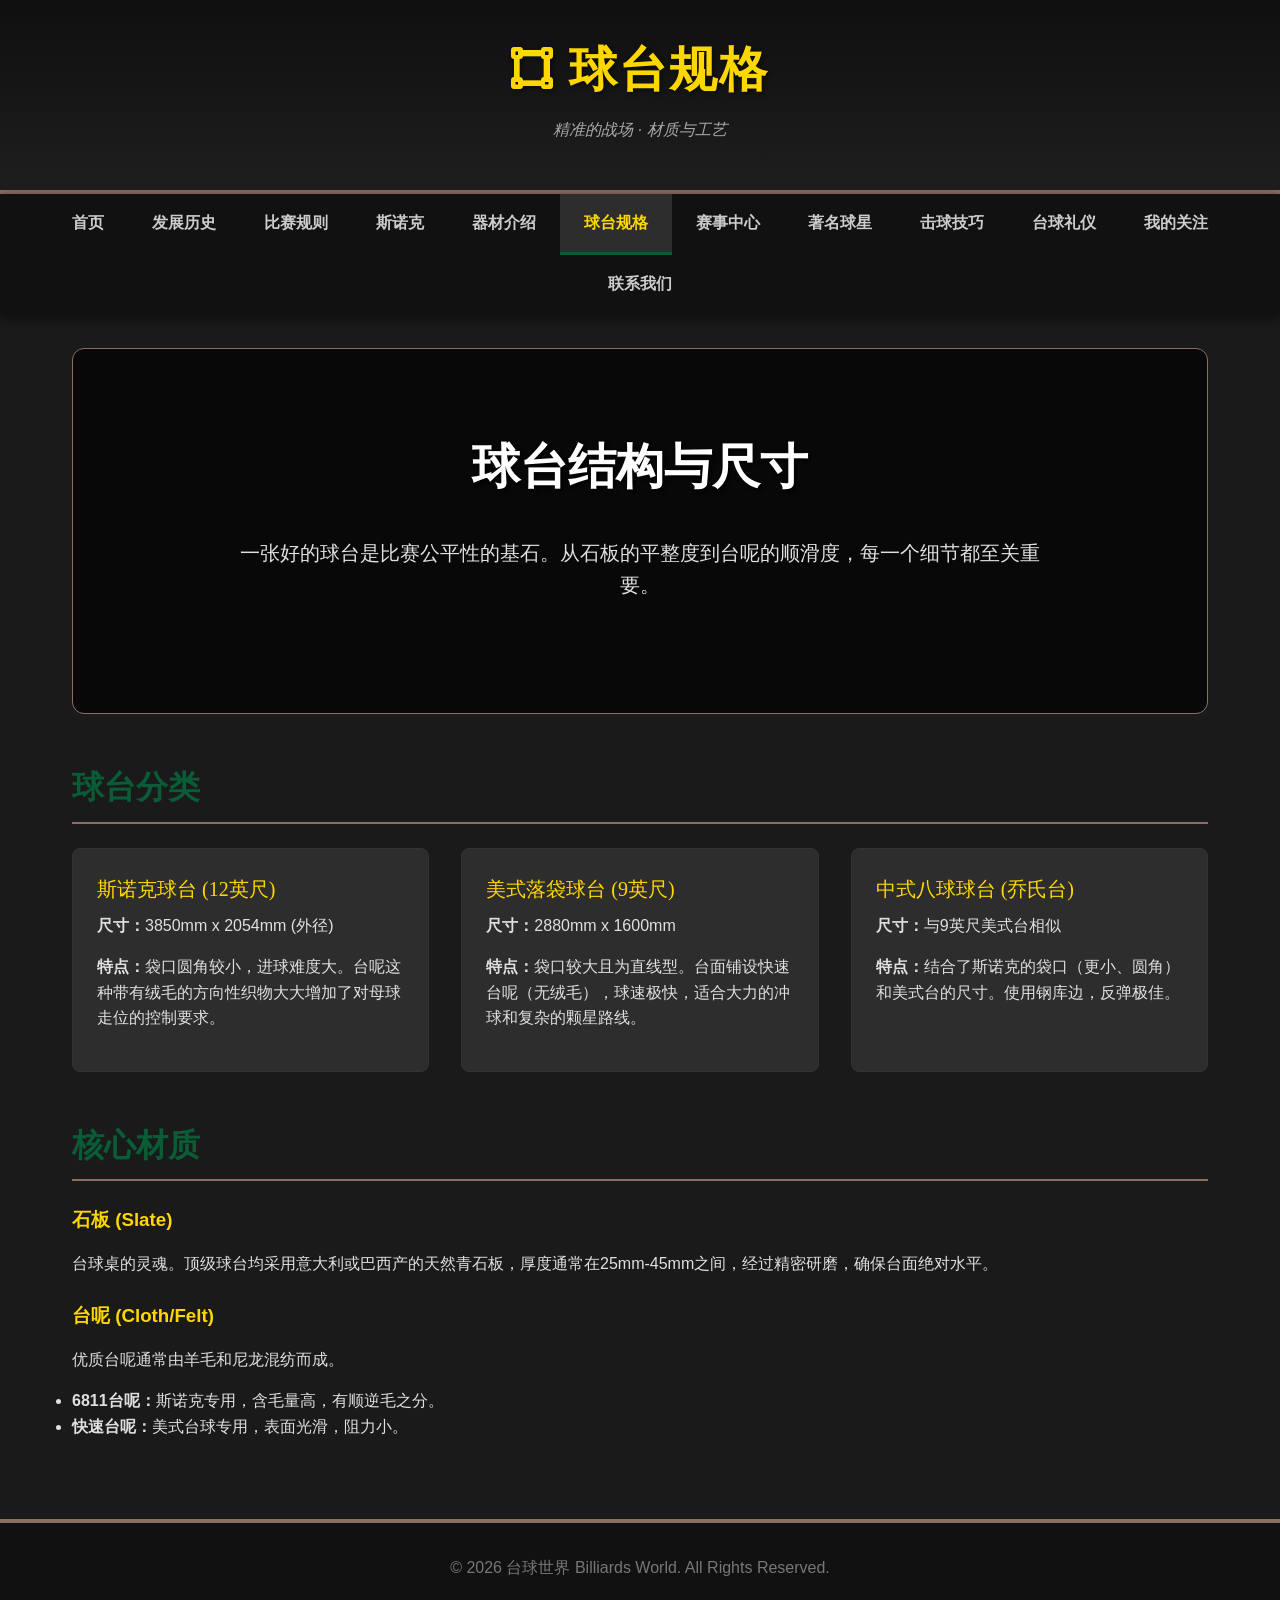
<file: tables.html>
<!DOCTYPE html>
<html lang="zh-CN">

<head>
    <meta charset="UTF-8">
    <meta name="viewport" content="width=device-width, initial-scale=1.0">
    <title>台球世界 | 球台规格</title>
    <link rel="stylesheet" href="css/style.css">
    <link rel="stylesheet" href="https://cdnjs.cloudflare.com/ajax/libs/font-awesome/6.0.0/css/all.min.css">
</head>

<body>

    <header>
        <h1><i class="fas fa-vector-square"></i> 球台规格</h1>
        <p>精准的战场 · 材质与工艺</p>
    </header>

    <nav>
        <ul>
            <li><a href="index.html">首页</a></li>
            <li><a href="history.html">发展历史</a></li>
            <li><a href="rules.html">比赛规则</a></li>
            <li><a href="snooker.html">斯诺克</a></li>
            <li><a href="equipment.html">器材介绍</a></li>
            <li><a href="tables.html" class="active">球台规格</a></li>
            <li><a href="tournaments.html">赛事中心</a></li>
            <li><a href="players.html">著名球星</a></li>
            <li><a href="techniques.html">击球技巧</a></li>
            <li><a href="etiquette.html">台球礼仪</a></li>
            <li><a href="favorites.html">我的关注</a></li>
            <li><a href="contact.html">联系我们</a></li>
        </ul>
    </nav>

    <main>
        <div class="hero"
            style="background-image: linear-gradient(rgba(0,0,0,0.7), rgba(0,0,0,0.7)), url('https://images.unsplash.com/photo-1611252870408-54cc483ba5c6?ixlib=rb-1.2.1&auto=format&fit=crop&w=1350&q=80');">
            <h2>球台结构与尺寸</h2>
            <p>一张好的球台是比赛公平性的基石。从石板的平整度到台呢的顺滑度，每一个细节都至关重要。</p>
        </div>

        <section>
            <h2>球台分类</h2>
            <div class="grid-container">
                <div class="card">
                    <div class="card-content">
                        <div class="card-title">斯诺克球台 (12英尺)</div>
                        <p><strong>尺寸：</strong>3850mm x 2054mm (外径)</p>
                        <p><strong>特点：</strong>袋口圆角较小，进球难度大。台呢这种带有绒毛的方向性织物大大增加了对母球走位的控制要求。</p>
                    </div>
                </div>
                <div class="card">
                    <div class="card-content">
                        <div class="card-title">美式落袋球台 (9英尺)</div>
                        <p><strong>尺寸：</strong>2880mm x 1600mm</p>
                        <p><strong>特点：</strong>袋口较大且为直线型。台面铺设快速台呢（无绒毛），球速极快，适合大力的冲球和复杂的颗星路线。</p>
                    </div>
                </div>
                <div class="card">
                    <div class="card-content">
                        <div class="card-title">中式八球球台 (乔氏台)</div>
                        <p><strong>尺寸：</strong>与9英尺美式台相似</p>
                        <p><strong>特点：</strong>结合了斯诺克的袋口（更小、圆角）和美式台的尺寸。使用钢库边，反弹极佳。</p>
                    </div>
                </div>
            </div>
        </section>

        <section>
            <h2>核心材质</h2>
            <h3>石板 (Slate)</h3>
            <p>台球桌的灵魂。顶级球台均采用意大利或巴西产的天然青石板，厚度通常在25mm-45mm之间，经过精密研磨，确保台面绝对水平。</p>

            <h3>台呢 (Cloth/Felt)</h3>
            <p>优质台呢通常由羊毛和尼龙混纺而成。</p>
            <ul>
                <li><strong>6811台呢：</strong>斯诺克专用，含毛量高，有顺逆毛之分。</li>
                <li><strong>快速台呢：</strong>美式台球专用，表面光滑，阻力小。</li>
            </ul>
        </section>

    </main>

    <footer>
        <p>&copy; 2026 台球世界 Billiards World. All Rights Reserved.</p>
    </footer>

</body>

</html>
</file>
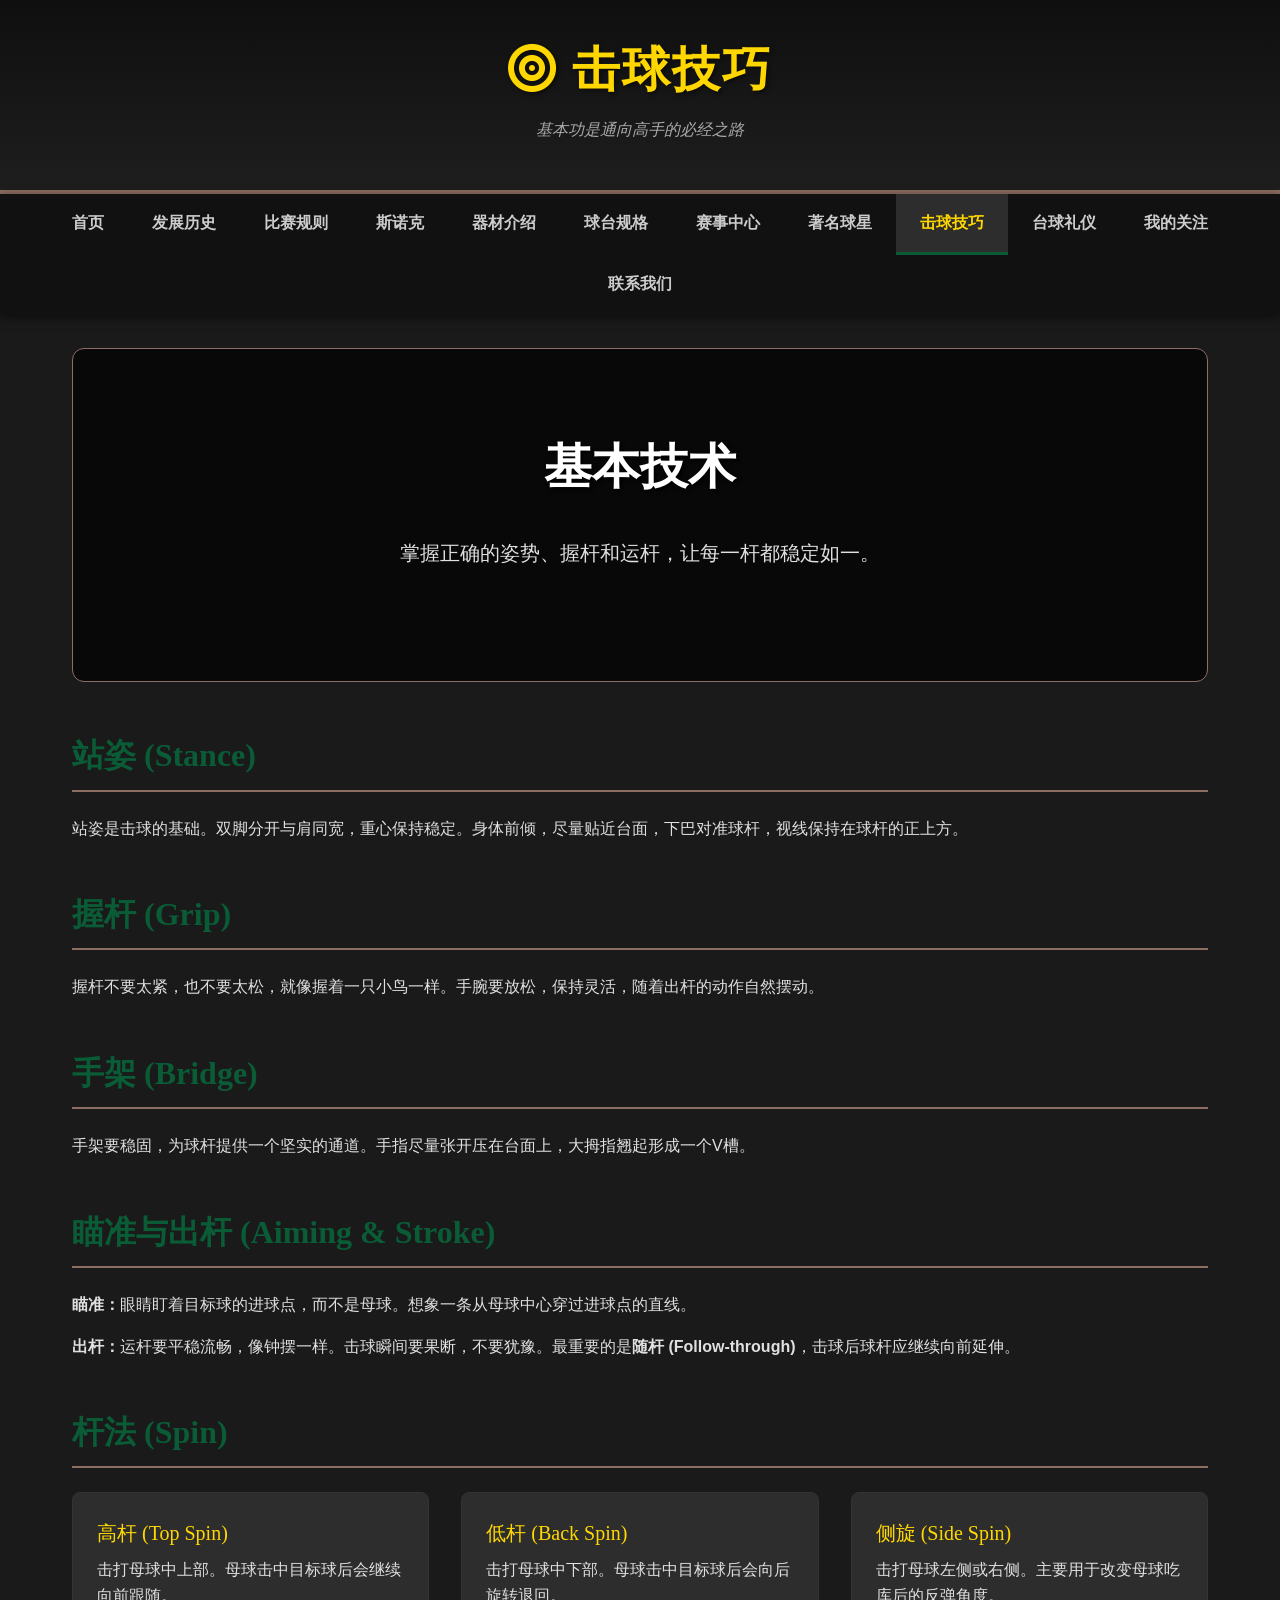
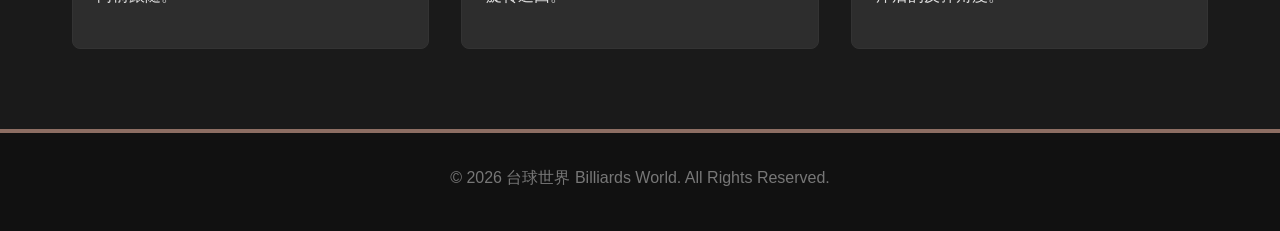
<file: techniques.html>
<!DOCTYPE html>
<html lang="zh-CN">

<head>
    <meta charset="UTF-8">
    <meta name="viewport" content="width=device-width, initial-scale=1.0">
    <title>台球世界 | 击球技巧</title>
    <link rel="stylesheet" href="css/style.css">
    <link rel="stylesheet" href="https://cdnjs.cloudflare.com/ajax/libs/font-awesome/6.0.0/css/all.min.css">
</head>

<body>

    <header>
        <h1><i class="fas fa-bullseye"></i> 击球技巧</h1>
        <p>基本功是通向高手的必经之路</p>
    </header>

    <nav>
        <ul>
            <li><a href="index.html">首页</a></li>
            <li><a href="history.html">发展历史</a></li>
            <li><a href="rules.html">比赛规则</a></li>
            <li><a href="snooker.html">斯诺克</a></li>
            <li><a href="equipment.html">器材介绍</a></li>
            <li><a href="tables.html">球台规格</a></li>
            <li><a href="tournaments.html">赛事中心</a></li>
            <li><a href="players.html">著名球星</a></li>
            <li><a href="techniques.html" class="active">击球技巧</a></li>
            <li><a href="etiquette.html">台球礼仪</a></li>
            <li><a href="favorites.html">我的关注</a></li>
            <li><a href="contact.html">联系我们</a></li>
        </ul>
    </nav>

    <main>
        <div class="hero"
            style="background-image: linear-gradient(rgba(0,0,0,0.7), rgba(0,0,0,0.7)), url('https://images.unsplash.com/photo-1579621645398-75c1a85b677a?ixlib=rb-1.2.1&auto=format&fit=crop&w=1350&q=80');">
            <h2>基本技术</h2>
            <p>掌握正确的姿势、握杆和运杆，让每一杆都稳定如一。</p>
        </div>

        <section>
            <h2>站姿 (Stance)</h2>
            <p>站姿是击球的基础。双脚分开与肩同宽，重心保持稳定。身体前倾，尽量贴近台面，下巴对准球杆，视线保持在球杆的正上方。</p>
        </section>

        <section>
            <h2>握杆 (Grip)</h2>
            <p>握杆不要太紧，也不要太松，就像握着一只小鸟一样。手腕要放松，保持灵活，随着出杆的动作自然摆动。</p>
        </section>

        <section>
            <h2>手架 (Bridge)</h2>
            <p>手架要稳固，为球杆提供一个坚实的通道。手指尽量张开压在台面上，大拇指翘起形成一个V槽。</p>
        </section>

        <section>
            <h2>瞄准与出杆 (Aiming & Stroke)</h2>
            <p><strong>瞄准：</strong>眼睛盯着目标球的进球点，而不是母球。想象一条从母球中心穿过进球点的直线。</p>
            <p><strong>出杆：</strong>运杆要平稳流畅，像钟摆一样。击球瞬间要果断，不要犹豫。最重要的是<strong>随杆 (Follow-through)</strong>，击球后球杆应继续向前延伸。
            </p>
        </section>

        <section>
            <h2>杆法 (Spin)</h2>
            <div class="grid-container">
                <div class="card">
                    <div class="card-content">
                        <div class="card-title">高杆 (Top Spin)</div>
                        <p>击打母球中上部。母球击中目标球后会继续向前跟随。</p>
                    </div>
                </div>
                <div class="card">
                    <div class="card-content">
                        <div class="card-title">低杆 (Back Spin)</div>
                        <p>击打母球中下部。母球击中目标球后会向后旋转退回。</p>
                    </div>
                </div>
                <div class="card">
                    <div class="card-content">
                        <div class="card-title">侧旋 (Side Spin)</div>
                        <p>击打母球左侧或右侧。主要用于改变母球吃库后的反弹角度。</p>
                    </div>
                </div>
            </div>
        </section>

    </main>

    <footer>
        <p>&copy; 2026 台球世界 Billiards World. All Rights Reserved.</p>
    </footer>

</body>

</html>
</file>
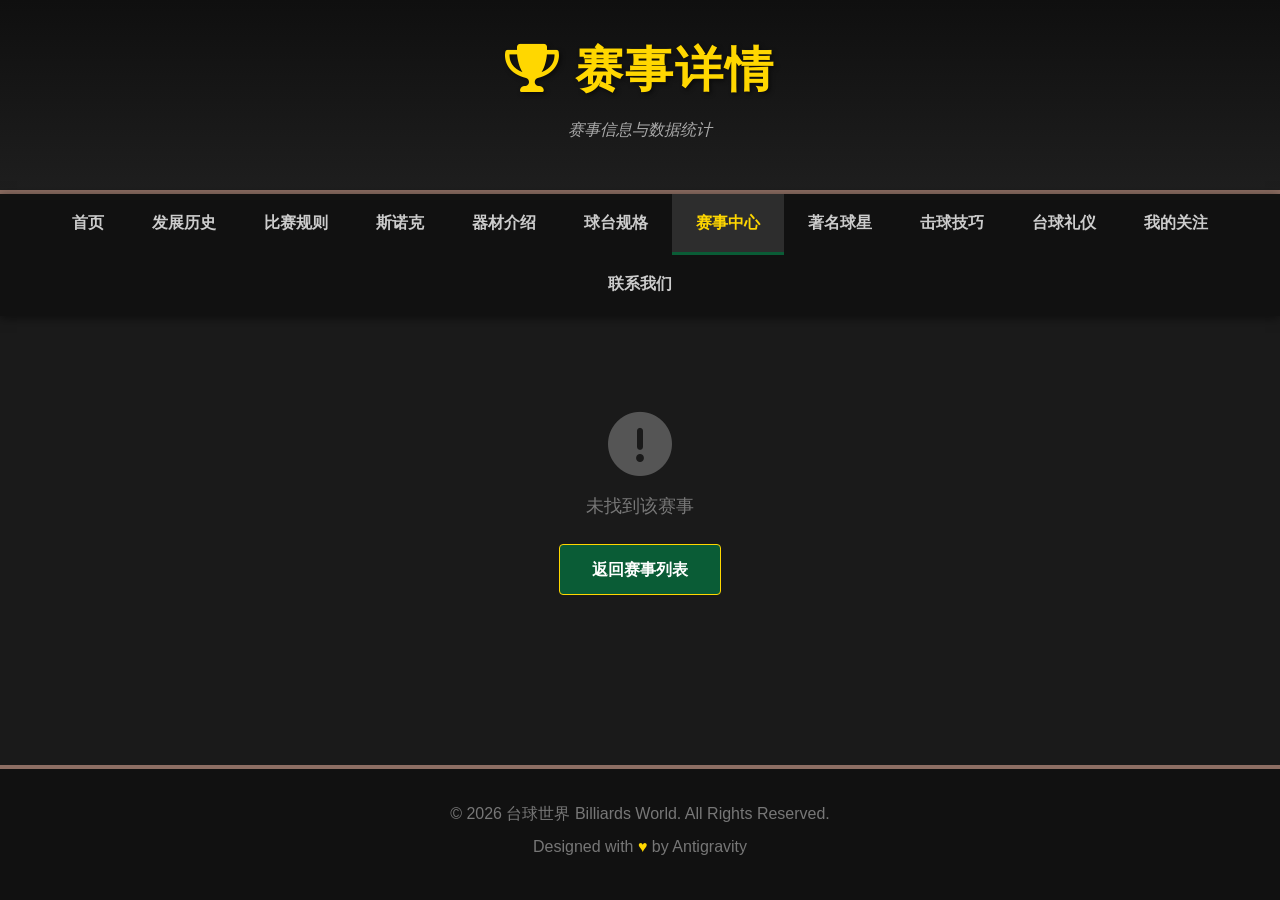
<file: tournament-detail.html>
<!DOCTYPE html>
<html lang="zh-CN">

<head>
    <meta charset="UTF-8">
    <meta name="viewport" content="width=device-width, initial-scale=1.0">
    <title>台球世界 | 赛事详情</title>
    <link rel="stylesheet" href="css/style.css">
    <link rel="stylesheet" href="https://cdnjs.cloudflare.com/ajax/libs/font-awesome/6.0.0/css/all.min.css">
</head>

<body>

    <header>
        <h1 id="tournamentTitle"><i class="fas fa-trophy"></i> 赛事详情</h1>
        <p id="tournamentSubtitle">赛事信息与数据统计</p>
    </header>

    <nav>
        <ul>
            <li><a href="index.html">首页</a></li>
            <li><a href="history.html">发展历史</a></li>
            <li><a href="rules.html">比赛规则</a></li>
            <li><a href="snooker.html">斯诺克</a></li>
            <li><a href="equipment.html">器材介绍</a></li>
            <li><a href="tables.html">球台规格</a></li>
            <li><a href="tournaments.html" class="active">赛事中心</a></li>
            <li><a href="players.html">著名球星</a></li>
            <li><a href="techniques.html">击球技巧</a></li>
            <li><a href="etiquette.html">台球礼仪</a></li>
            <li><a href="favorites.html">我的关注</a></li>
            <li><a href="contact.html">联系我们</a></li>
        </ul>
    </nav>

    <main>
        <div id="tournamentDetail">
        </div>
    </main>

    <footer>
        <p>&copy; 2026 台球世界 Billiards World. All Rights Reserved.</p>
        <p>Designed with <span style="color: var(--gold);">♥</span> by Antigravity</p>
    </footer>

    <script src="js/data.js"></script>
    <script src="js/favorites.js"></script>
    <script src="js/tournament-detail.js"></script>
</body>

</html>
</file>
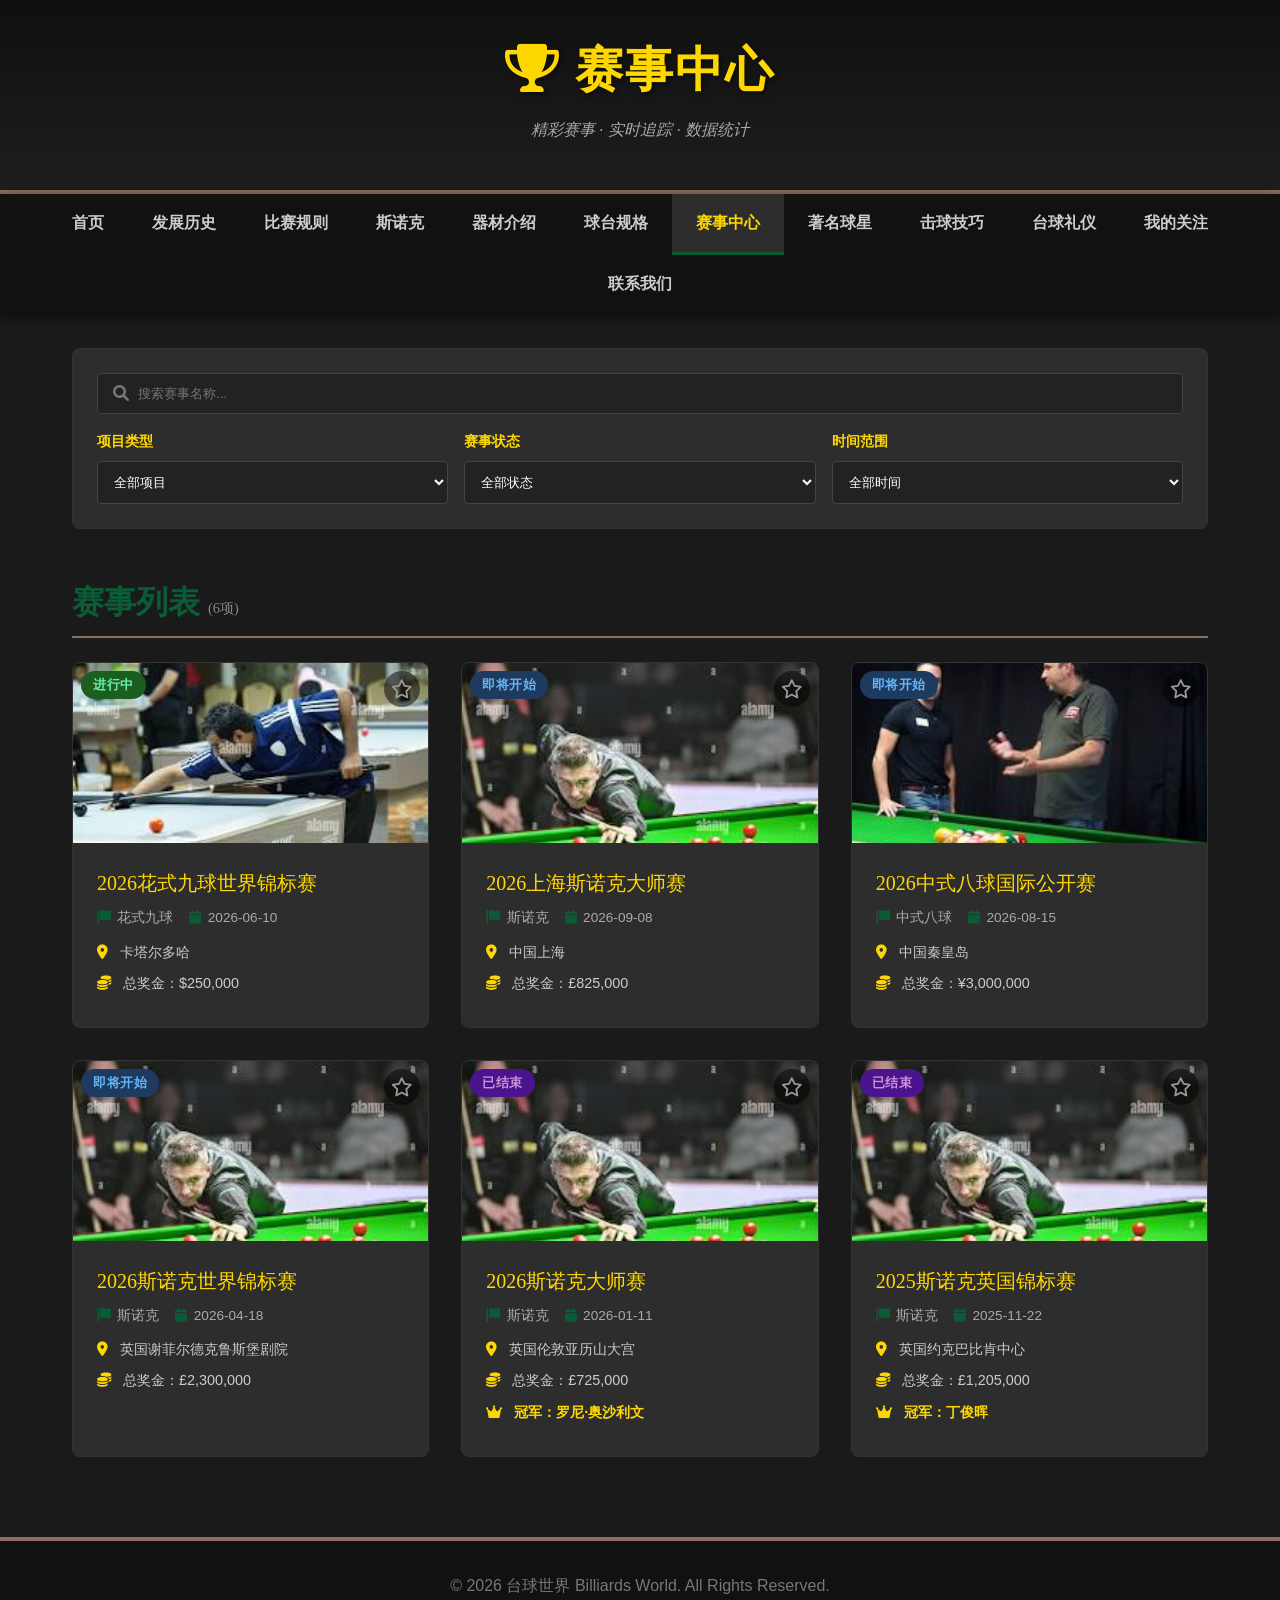
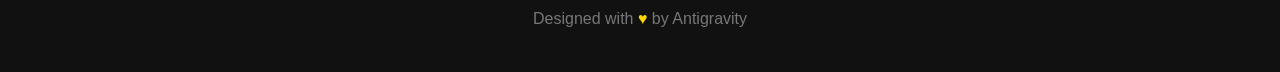
<file: tournaments.html>
<!DOCTYPE html>
<html lang="zh-CN">

<head>
    <meta charset="UTF-8">
    <meta name="viewport" content="width=device-width, initial-scale=1.0">
    <title>台球世界 | 赛事中心</title>
    <link rel="stylesheet" href="css/style.css">
    <link rel="stylesheet" href="https://cdnjs.cloudflare.com/ajax/libs/font-awesome/6.0.0/css/all.min.css">
</head>

<body>

    <header>
        <h1><i class="fas fa-trophy"></i> 赛事中心</h1>
        <p>精彩赛事 · 实时追踪 · 数据统计</p>
    </header>

    <nav>
        <ul>
            <li><a href="index.html">首页</a></li>
            <li><a href="history.html">发展历史</a></li>
            <li><a href="rules.html">比赛规则</a></li>
            <li><a href="snooker.html">斯诺克</a></li>
            <li><a href="equipment.html">器材介绍</a></li>
            <li><a href="tables.html">球台规格</a></li>
            <li><a href="tournaments.html" class="active">赛事中心</a></li>
            <li><a href="players.html">著名球星</a></li>
            <li><a href="techniques.html">击球技巧</a></li>
            <li><a href="etiquette.html">台球礼仪</a></li>
            <li><a href="favorites.html">我的关注</a></li>
            <li><a href="contact.html">联系我们</a></li>
        </ul>
    </nav>

    <main>
        <section>
            <div class="filter-section">
                <div class="filter-row">
                    <div class="search-box">
                        <i class="fas fa-search"></i>
                        <input type="text" id="searchInput" placeholder="搜索赛事名称...">
                    </div>
                </div>
                <div class="filter-row">
                    <div class="filter-item">
                        <label for="typeFilter">项目类型</label>
                        <select id="typeFilter">
                            <option value="all">全部项目</option>
                            <option value="snooker">斯诺克</option>
                            <option value="9ball">花式九球</option>
                            <option value="8ball">中式八球</option>
                        </select>
                    </div>
                    <div class="filter-item">
                        <label for="statusFilter">赛事状态</label>
                        <select id="statusFilter">
                            <option value="all">全部状态</option>
                            <option value="upcoming">即将开始</option>
                            <option value="ongoing">进行中</option>
                            <option value="completed">已结束</option>
                        </select>
                    </div>
                    <div class="filter-item">
                        <label for="timeFilter">时间范围</label>
                        <select id="timeFilter">
                            <option value="all">全部时间</option>
                            <option value="thisMonth">本月</option>
                            <option value="nextMonth">下月</option>
                            <option value="thisYear">今年</option>
                        </select>
                    </div>
                </div>
            </div>
        </section>

        <section>
            <h2>赛事列表 <span id="resultCount" class="result-count"></span></h2>
            <div id="tournamentList" class="grid-container tournament-list">
            </div>
            <div id="emptyState" class="empty-state" style="display: none;">
                <i class="fas fa-search"></i>
                <p>没有找到符合条件的赛事</p>
            </div>
        </section>
    </main>

    <footer>
        <p>&copy; 2026 台球世界 Billiards World. All Rights Reserved.</p>
        <p>Designed with <span style="color: var(--gold);">♥</span> by Antigravity</p>
    </footer>

    <script src="js/data.js"></script>
    <script src="js/favorites.js"></script>
    <script src="js/tournaments.js"></script>
</body>

</html>
</file>
<file: css/style.css>
:root {
    --bg-color: #1a1a1a;
    --card-bg: #2d2d2d;
    --text-color: #e0e0e0;
    --accent-green: #0a5c36;
    /* Pool Table Felt Green */
    --accent-wood: #8d6e63;
    --gold: #ffd700;
    --hover-green: #147a4d;
    --font-main: 'Segoe UI', Tahoma, Geneva, Verdana, sans-serif;
    --font-heading: 'Georgia', serif;
}

* {
    margin: 0;
    padding: 0;
    box-sizing: border-box;
}

body {
    font-family: var(--font-main);
    background-color: var(--bg-color);
    color: var(--text-color);
    line-height: 1.6;
    display: flex;
    flex-direction: column;
    min-height: 100vh;
}

/* Header */
header {
    background: linear-gradient(to bottom, #0f0f0f, #1e1e1e);
    border-bottom: 4px solid var(--accent-wood);
    padding: 2rem 0;
    text-align: center;
}

header h1 {
    font-family: var(--font-heading);
    color: var(--gold);
    font-size: 3rem;
    letter-spacing: 2px;
    text-shadow: 2px 2px 4px rgba(0, 0, 0, 0.5);
}

header p {
    color: #aaa;
    margin-top: 0.5rem;
    font-style: italic;
}

/* Navigation */
nav {
    background-color: #111;
    position: sticky;
    top: 0;
    z-index: 1000;
    box-shadow: 0 2px 10px rgba(0, 0, 0, 0.5);
}

nav ul {
    list-style: none;
    display: flex;
    justify-content: center;
    flex-wrap: wrap;
    padding: 0 1rem;
}

nav ul li {
    margin: 0;
}

nav ul li a {
    display: block;
    padding: 1rem 1.5rem;
    text-decoration: none;
    color: #ccc;
    font-weight: bold;
    transition: all 0.3s ease;
    border-bottom: 3px solid transparent;
}

nav ul li a:hover,
nav ul li a.active {
    background-color: var(--card-bg);
    color: var(--gold);
    border-bottom-color: var(--accent-green);
}

/* Main Content */
main {
    flex: 1;
    max-width: 1200px;
    width: 100%;
    margin: 0 auto;
    padding: 2rem;
}

section {
    margin-bottom: 3rem;
}

h2 {
    font-family: var(--font-heading);
    color: var(--accent-green);
    border-bottom: 2px solid var(--accent-wood);
    padding-bottom: 0.5rem;
    margin-bottom: 1.5rem;
    font-size: 2rem;
}

h3 {
    color: var(--gold);
    margin-bottom: 1rem;
    margin-top: 1.5rem;
}

p {
    margin-bottom: 1rem;
}

/* Cards / Grid */
.grid-container {
    display: grid;
    grid-template-columns: repeat(auto-fill, minmax(300px, 1fr));
    gap: 2rem;
}

.card {
    background-color: var(--card-bg);
    border: 1px solid #333;
    border-radius: 8px;
    overflow: hidden;
    transition: transform 0.3s ease, box-shadow 0.3s ease;
}

.card:hover {
    transform: translateY(-5px);
    box-shadow: 0 10px 20px rgba(0, 0, 0, 0.3);
    border-color: var(--accent-green);
}

.card img {
    width: 100%;
    height: 200px;
    object-fit: cover;
    background-color: #000;
}

.card-content {
    padding: 1.5rem;
}

.card-title {
    color: var(--gold);
    font-size: 1.25rem;
    margin-bottom: 0.5rem;
    font-family: var(--font-heading);
}

/* Hero Section */
.hero {
    background: linear-gradient(rgba(0, 0, 0, 0.7), rgba(0, 0, 0, 0.7)), url('https://images.unsplash.com/photo-1577452643726-03fd48f80456?ixlib=rb-1.2.1&auto=format&fit=crop&w=1350&q=80');
    background-size: cover;
    background-position: center;
    padding: 5rem 2rem;
    text-align: center;
    border-radius: 12px;
    margin-bottom: 3rem;
    border: 1px solid var(--accent-wood);
}

.hero h2 {
    border: none;
    color: #fff;
    font-size: 3rem;
    text-shadow: 2px 2px 4px #000;
}

.hero p {
    font-size: 1.25rem;
    max-width: 800px;
    margin: 0 auto 2rem;
}

.btn {
    display: inline-block;
    background-color: var(--accent-green);
    color: #fff;
    padding: 0.75rem 2rem;
    text-decoration: none;
    border-radius: 4px;
    font-weight: bold;
    transition: background-color 0.3s;
    border: 1px solid var(--gold);
}

.btn:hover {
    background-color: var(--hover-green);
}

/* Footer */
footer {
    background-color: #111;
    color: #777;
    text-align: center;
    padding: 2rem;
    border-top: 4px solid var(--accent-wood);
    margin-top: auto;
}

footer p {
    margin-bottom: 0.5rem;
}

/* Responsive */
@media (max-width: 768px) {
    header h1 {
        font-size: 2rem;
    }

    nav ul {
        flex-direction: column;
    }

    nav ul li {
        width: 100%;
        text-align: center;
    }

    .hero h2 {
        font-size: 2rem;
    }
}

/* Form Styles */
form {
    background-color: var(--card-bg);
    padding: 2rem;
    border-radius: 8px;
    max-width: 600px;
    margin: 0 auto;
}

.form-group {
    margin-bottom: 1.5rem;
}

label {
    display: block;
    margin-bottom: 0.5rem;
    color: var(--gold);
}

input,
textarea,
select {
    width: 100%;
    padding: 0.75rem;
    background-color: #222;
    border: 1px solid #444;
    color: #fff;
    border-radius: 4px;
}

input:focus,
textarea:focus,
select:focus {
    outline: none;
    border-color: var(--accent-green);
}

/* Tables */
table {
    width: 100%;
    border-collapse: collapse;
    margin-bottom: 2rem;
    background-color: var(--card-bg);
}

th,
td {
    padding: 1rem;
    text-align: left;
    border-bottom: 1px solid #444;
}

th {
    background-color: #222;
    color: var(--gold);
}

tr:hover {
    background-color: #333;
}

/* Filter Section */
.filter-section {
    background-color: var(--card-bg);
    padding: 1.5rem;
    border-radius: 8px;
    margin-bottom: 2rem;
    border: 1px solid #333;
}

.filter-row {
    display: flex;
    gap: 1rem;
    margin-bottom: 1rem;
    flex-wrap: wrap;
}

.filter-row:last-child {
    margin-bottom: 0;
}

.filter-item {
    flex: 1;
    min-width: 180px;
}

.filter-item label {
    display: block;
    margin-bottom: 0.5rem;
    color: var(--gold);
    font-size: 0.9rem;
    font-weight: bold;
}

.search-box {
    position: relative;
    flex: 1;
    min-width: 250px;
}

.search-box i {
    position: absolute;
    left: 1rem;
    top: 50%;
    transform: translateY(-50%);
    color: #777;
}

.search-box input {
    padding-left: 2.5rem;
    width: 100%;
}

.result-count {
    font-size: 0.9rem;
    color: #888;
    font-weight: normal;
}

/* Status Badge */
.status-badge {
    display: inline-block;
    padding: 0.25rem 0.75rem;
    border-radius: 20px;
    font-size: 0.8rem;
    font-weight: bold;
    text-transform: uppercase;
    letter-spacing: 0.5px;
}

.status-badge.large {
    padding: 0.5rem 1rem;
    font-size: 0.9rem;
}

.status-upcoming {
    background-color: #1e3a5f;
    color: #64b5f6;
}

.status-ongoing {
    background-color: #1b5e20;
    color: #69f0ae;
}

.status-completed {
    background-color: #4a148c;
    color: #ce93d8;
}

/* Favorite Button */
.favorite-btn {
    background: none;
    border: none;
    cursor: pointer;
    color: #999;
    font-size: 1.2rem;
    transition: all 0.3s ease;
    padding: 0.5rem;
    display: inline-flex;
    align-items: center;
    gap: 0.5rem;
}

.favorite-btn:hover {
    color: var(--gold);
    transform: scale(1.1);
}

.favorite-btn.favorited {
    color: var(--gold);
}

.favorite-btn.favorited:hover {
    color: #e6c200;
}

.favorite-btn.large {
    padding: 0.75rem 1.25rem;
    font-size: 1rem;
    background-color: rgba(255, 215, 0, 0.1);
    border: 1px solid var(--gold);
    border-radius: 4px;
    color: #999;
}

.favorite-btn.large.favorited {
    background-color: var(--gold);
    color: #1a1a1a;
}

.favorite-btn.large:hover {
    transform: none;
    background-color: rgba(255, 215, 0, 0.2);
}

.favorite-btn.large.favorited:hover {
    background-color: #e6c200;
    color: #1a1a1a;
}

.card-favorite-btn {
    position: absolute;
    top: 0.5rem;
    right: 0.5rem;
    background-color: rgba(0, 0, 0, 0.5);
    border-radius: 50%;
    width: 36px;
    height: 36px;
    display: flex;
    align-items: center;
    justify-content: center;
    z-index: 2;
}

/* Tournament Card */
.tournament-card {
    cursor: pointer;
}

.tournament-card-header {
    position: relative;
    height: 180px;
    overflow: hidden;
}

.tournament-image {
    width: 100%;
    height: 100%;
    object-fit: cover;
    transition: transform 0.3s ease;
}

.tournament-card:hover .tournament-image {
    transform: scale(1.05);
}

.tournament-card-header .status-badge {
    position: absolute;
    top: 0.5rem;
    left: 0.5rem;
    z-index: 2;
}

.tournament-meta {
    display: flex;
    gap: 1rem;
    margin-bottom: 0.75rem;
    flex-wrap: wrap;
}

.meta-item {
    font-size: 0.85rem;
    color: #aaa;
    display: flex;
    align-items: center;
    gap: 0.4rem;
}

.meta-item i {
    color: var(--accent-green);
}

.tournament-location,
.tournament-prize,
.tournament-champion {
    font-size: 0.9rem;
    color: #ccc;
    margin-bottom: 0.5rem;
}

.tournament-location i,
.tournament-prize i,
.tournament-champion i {
    color: var(--gold);
    margin-right: 0.5rem;
}

.tournament-champion {
    color: var(--gold);
    font-weight: bold;
}

/* Tournament Hero */
.tournament-hero {
    position: relative;
    border-radius: 12px;
    overflow: hidden;
    margin-bottom: 2rem;
    border: 1px solid var(--accent-wood);
}

.tournament-hero-bg {
    position: absolute;
    top: 0;
    left: 0;
    right: 0;
    bottom: 0;
    background-size: cover;
    background-position: center;
    filter: blur(2px);
    opacity: 0.3;
}

.tournament-hero-content {
    position: relative;
    z-index: 1;
    padding: 3rem 2rem;
    background: linear-gradient(to bottom, rgba(0, 0, 0, 0.5), rgba(0, 0, 0, 0.8));
}

.tournament-hero-header {
    display: flex;
    justify-content: space-between;
    align-items: center;
    margin-bottom: 1.5rem;
    flex-wrap: wrap;
    gap: 1rem;
}

.tournament-hero h2 {
    border: none;
    font-size: 2.5rem;
    margin-bottom: 1rem;
    color: #fff;
}

.tournament-desc {
    font-size: 1.1rem;
    color: #ddd;
    max-width: 800px;
    margin-bottom: 2rem;
}

.tournament-info-grid {
    display: grid;
    grid-template-columns: repeat(auto-fit, minmax(200px, 1fr));
    gap: 1.5rem;
}

.info-item {
    display: flex;
    flex-direction: column;
    align-items: flex-start;
    gap: 0.5rem;
}

.info-item i {
    color: var(--gold);
    font-size: 1.2rem;
}

.info-item span {
    font-size: 0.85rem;
    color: #aaa;
}

.info-item strong {
    font-size: 1rem;
    color: #fff;
}

/* Tabs */
.tabs {
    margin-top: 2rem;
}

.tab-buttons {
    display: flex;
    border-bottom: 2px solid #333;
    margin-bottom: 2rem;
    flex-wrap: wrap;
    gap: 0;
}

.tab-btn {
    background: none;
    border: none;
    padding: 1rem 1.5rem;
    color: #999;
    font-size: 1rem;
    cursor: pointer;
    transition: all 0.3s ease;
    border-bottom: 3px solid transparent;
    margin-bottom: -2px;
    font-weight: bold;
}

.tab-btn:hover {
    color: var(--gold);
}

.tab-btn.active {
    color: var(--gold);
    border-bottom-color: var(--accent-green);
}

.tab-btn i {
    margin-right: 0.5rem;
}

.tab-content {
    display: none;
}

.tab-content.active {
    display: block;
}

/* Schedule */
.schedule-list {
    display: flex;
    flex-direction: column;
    gap: 2rem;
}

.schedule-round {
    background-color: var(--card-bg);
    border-radius: 8px;
    overflow: hidden;
    border: 1px solid #333;
}

.round-title {
    background-color: #222;
    padding: 1rem 1.5rem;
    margin: 0;
    color: var(--gold);
    font-family: var(--font-heading);
    font-size: 1.2rem;
    display: flex;
    align-items: center;
    justify-content: space-between;
}

.round-title i {
    color: var(--accent-green);
    font-size: 0.8rem;
}

.round-date {
    font-size: 0.85rem;
    color: #888;
    font-family: var(--font-main);
    font-weight: normal;
}

.matches-list {
    padding: 1rem 1.5rem;
    display: flex;
    flex-direction: column;
    gap: 1rem;
}

.match-card {
    display: flex;
    align-items: center;
    padding: 1rem;
    background-color: #222;
    border-radius: 6px;
    transition: background-color 0.3s;
}

.match-card:hover {
    background-color: #2a2a2a;
}

.match-time {
    width: 80px;
    color: #888;
    font-size: 0.9rem;
    text-align: center;
}

.match-players {
    flex: 1;
    display: flex;
    align-items: center;
    justify-content: center;
    gap: 2rem;
}

.player {
    flex: 1;
    display: flex;
    align-items: center;
    justify-content: space-between;
    padding: 0.5rem 1rem;
    border-radius: 4px;
    transition: all 0.3s;
}

.player.winner {
    background-color: rgba(10, 92, 54, 0.3);
}

.player.winner .player-name {
    color: var(--gold);
    font-weight: bold;
}

.player-name {
    font-size: 1rem;
}

.player-score {
    font-size: 1.5rem;
    font-weight: bold;
    color: var(--gold);
    min-width: 30px;
    text-align: right;
}

.vs {
    color: #666;
    font-weight: bold;
    font-size: 0.9rem;
}

/* Standings */
.standings-table {
    overflow-x: auto;
}

.rank-badge {
    display: inline-flex;
    align-items: center;
    justify-content: center;
    width: 32px;
    height: 32px;
    border-radius: 50%;
    font-weight: bold;
    font-size: 0.9rem;
}

.rank-1 {
    background: linear-gradient(135deg, #ffd700, #ffaa00);
    color: #1a1a1a;
}

.rank-2 {
    background: linear-gradient(135deg, #c0c0c0, #a0a0a0);
    color: #1a1a1a;
}

.rank-3 {
    background: linear-gradient(135deg, #cd7f32, #a0522d);
    color: #fff;
}

.text-success {
    color: #4caf50;
}

.text-danger {
    color: #f44336;
}

.text-gold {
    color: var(--gold);
    font-weight: bold;
}

.text-muted {
    color: #777;
    font-style: italic;
}

/* News */
.news-list {
    display: flex;
    flex-direction: column;
    gap: 1.5rem;
}

.news-card {
    background-color: var(--card-bg);
    padding: 1.5rem;
    border-radius: 8px;
    border: 1px solid #333;
    transition: all 0.3s ease;
}

.news-card:hover {
    border-color: var(--accent-green);
    transform: translateX(5px);
}

.news-date {
    color: #888;
    font-size: 0.85rem;
    margin-bottom: 0.5rem;
}

.news-date i {
    margin-right: 0.5rem;
}

.news-title {
    color: var(--gold);
    margin-bottom: 0.75rem;
    font-size: 1.2rem;
    font-family: var(--font-heading);
}

.news-summary {
    color: #ccc;
    margin-bottom: 1rem;
}

.news-more {
    color: var(--accent-green);
    text-decoration: none;
    font-size: 0.9rem;
    font-weight: bold;
    display: inline-flex;
    align-items: center;
    gap: 0.5rem;
    transition: color 0.3s;
}

.news-more:hover {
    color: var(--gold);
}

/* History */
.history-list {
    display: flex;
    flex-direction: column;
    gap: 1rem;
}

.history-item {
    display: flex;
    align-items: stretch;
    background-color: var(--card-bg);
    border-radius: 8px;
    overflow: hidden;
    border: 1px solid #333;
}

.history-year {
    background-color: #222;
    padding: 1.5rem;
    display: flex;
    align-items: center;
    justify-content: center;
    min-width: 100px;
}

.year-badge {
    color: var(--gold);
    font-size: 1.5rem;
    font-weight: bold;
    font-family: var(--font-heading);
}

.history-content {
    flex: 1;
    padding: 1.5rem;
    display: flex;
    flex-direction: column;
    gap: 0.5rem;
}

.history-champion {
    color: var(--gold);
    font-size: 1.1rem;
    font-weight: bold;
}

.history-champion i {
    color: var(--gold);
    margin-right: 0.5rem;
}

.history-runner {
    color: #ccc;
}

.history-runner i {
    color: #c0c0c0;
    margin-right: 0.5rem;
}

.history-score {
    color: #888;
    font-size: 0.9rem;
}

/* Empty State */
.empty-state {
    display: flex;
    flex-direction: column;
    align-items: center;
    justify-content: center;
    padding: 4rem 2rem;
    color: #777;
}

.empty-state i {
    font-size: 4rem;
    margin-bottom: 1rem;
    color: #555;
}

.empty-state p {
    font-size: 1.1rem;
    margin-bottom: 1.5rem;
}

/* Player Card */
.player-card {
    cursor: pointer;
}

.player-card-header {
    position: relative;
    height: 220px;
    overflow: hidden;
    background-color: #111;
}

.player-image {
    width: 100%;
    height: 100%;
    object-fit: cover;
    object-position: center top;
    transition: transform 0.3s ease;
}

.player-card:hover .player-image {
    transform: scale(1.05);
}

.player-meta {
    display: flex;
    align-items: center;
    gap: 0.75rem;
    margin-bottom: 0.75rem;
    flex-wrap: wrap;
}

.player-type-badge {
    display: inline-block;
    padding: 0.2rem 0.6rem;
    border-radius: 4px;
    font-size: 0.75rem;
    font-weight: bold;
    text-transform: uppercase;
}

.player-type-badge.snooker {
    background-color: #1a237e;
    color: #9fa8da;
}

.player-type-badge.9ball {
    background-color: #006064;
    color: #80deea;
}

.player-type-badge.8ball {
    background-color: #3e2723;
    color: #ffab91;
}

.player-type-badge.large {
    padding: 0.4rem 0.8rem;
    font-size: 0.85rem;
}

.player-ranking {
    color: var(--gold);
    font-size: 0.85rem;
    font-weight: bold;
}

.player-ranking.large {
    font-size: 1rem;
}

.player-nickname {
    color: #aaa;
    font-style: italic;
    font-size: 0.9rem;
    margin-bottom: 0.75rem;
}

.player-info {
    display: flex;
    gap: 1rem;
    margin-bottom: 0.75rem;
}

.player-info span {
    color: #aaa;
    font-size: 0.9rem;
    display: flex;
    align-items: center;
    gap: 0.4rem;
}

.player-info i {
    color: var(--accent-green);
}

.player-desc {
    color: #ccc;
    font-size: 0.9rem;
    margin-bottom: 1rem;
    display: -webkit-box;
    -webkit-line-clamp: 2;
    -webkit-box-orient: vertical;
    overflow: hidden;
}

.player-stats {
    display: flex;
    gap: 1rem;
    padding-top: 0.75rem;
    border-top: 1px solid #333;
}

.stat-item {
    display: flex;
    align-items: center;
    gap: 0.5rem;
    font-size: 0.85rem;
    color: #aaa;
}

.stat-item i {
    color: var(--gold);
}

.stat-item.large {
    flex-direction: row;
    align-items: center;
    gap: 1rem;
    padding: 0.75rem 1rem;
    background-color: rgba(0, 0, 0, 0.3);
    border-radius: 6px;
}

.stat-item.large i {
    font-size: 1.5rem;
}

.stat-item.large .stat-label {
    display: block;
    font-size: 0.8rem;
    color: #888;
    margin-bottom: 0.25rem;
}

.stat-item.large .stat-value {
    display: block;
    font-size: 1rem;
    color: #fff;
    font-weight: bold;
}

.player-card-footer {
    margin-top: 0.75rem;
    padding-top: 0.75rem;
    border-top: 1px solid #333;
}

.view-detail {
    color: var(--accent-green);
    font-size: 0.9rem;
    font-weight: bold;
    display: inline-flex;
    align-items: center;
    gap: 0.5rem;
    transition: color 0.3s;
}

.player-card:hover .view-detail {
    color: var(--gold);
}

/* Modal */
.modal {
    display: none;
    position: fixed;
    top: 0;
    left: 0;
    right: 0;
    bottom: 0;
    background-color: rgba(0, 0, 0, 0.8);
    z-index: 2000;
    align-items: center;
    justify-content: center;
    padding: 2rem;
}

.modal-content {
    background-color: var(--card-bg);
    border-radius: 12px;
    max-width: 800px;
    width: 100%;
    max-height: 90vh;
    overflow-y: auto;
    border: 1px solid var(--accent-wood);
    animation: modalSlideIn 0.3s ease;
}

@keyframes modalSlideIn {
    from {
        opacity: 0;
        transform: translateY(-50px);
    }
    to {
        opacity: 1;
        transform: translateY(0);
    }
}

.modal-header {
    position: sticky;
    top: 0;
    background-color: var(--card-bg);
    padding: 1.5rem 2rem;
    border-bottom: 1px solid #333;
    display: flex;
    justify-content: space-between;
    align-items: center;
    z-index: 1;
}

.modal-header h2 {
    border: none;
    margin: 0;
    font-size: 1.5rem;
    color: var(--gold);
}

.modal-close {
    background: none;
    border: none;
    color: #999;
    font-size: 2rem;
    cursor: pointer;
    line-height: 1;
    transition: color 0.3s;
}

.modal-close:hover {
    color: var(--gold);
}

.modal-body {
    padding: 2rem;
}

/* Player Detail Modal */
.player-detail-header {
    display: flex;
    gap: 2rem;
    margin-bottom: 2rem;
    padding-bottom: 2rem;
    border-bottom: 1px solid #333;
    flex-wrap: wrap;
}

.player-detail-image {
    width: 180px;
    height: 220px;
    object-fit: cover;
    object-position: center top;
    border-radius: 8px;
    border: 2px solid var(--accent-wood);
}

.player-detail-info {
    flex: 1;
    min-width: 250px;
}

.player-detail-name {
    font-size: 2rem;
    color: var(--gold);
    font-family: var(--font-heading);
    margin-bottom: 0.5rem;
}

.player-detail-en {
    display: block;
    font-size: 1rem;
    color: #888;
    font-weight: normal;
    font-family: var(--font-main);
    margin-top: 0.25rem;
}

.player-detail-nickname {
    color: #aaa;
    font-style: italic;
    margin-bottom: 1rem;
}

.player-detail-meta {
    display: flex;
    gap: 1rem;
    margin-bottom: 1.5rem;
    flex-wrap: wrap;
}

.player-detail-stats {
    display: grid;
    grid-template-columns: repeat(auto-fit, minmax(140px, 1fr));
    gap: 1rem;
    margin-bottom: 1.5rem;
}

.player-detail-section {
    margin-bottom: 2rem;
}

.player-detail-section:last-child {
    margin-bottom: 0;
}

.player-detail-section h3 {
    color: var(--gold);
    margin-bottom: 1rem;
    display: flex;
    align-items: center;
    gap: 0.5rem;
}

.honors-list {
    list-style: none;
    padding: 0;
}

.honors-list li {
    padding: 0.75rem 1rem;
    margin-bottom: 0.5rem;
    background-color: #222;
    border-radius: 6px;
    border-left: 3px solid var(--gold);
    color: #ccc;
}

.honors-list li i {
    color: var(--gold);
    margin-right: 0.75rem;
}

.recent-matches {
    display: flex;
    flex-direction: column;
    gap: 0.75rem;
}

.recent-match-item {
    display: flex;
    align-items: center;
    padding: 1rem;
    background-color: #222;
    border-radius: 6px;
    border-left: 3px solid #555;
    flex-wrap: wrap;
    gap: 1rem;
}

.recent-match-item.win {
    border-left-color: var(--accent-green);
}

.recent-match-item.lose {
    border-left-color: #f44336;
}

.match-tournament {
    flex: 1;
    min-width: 150px;
    font-weight: bold;
    color: #eee;
}

.match-detail {
    flex: 1;
    min-width: 200px;
    display: flex;
    align-items: center;
    gap: 1rem;
}

.match-opponent {
    color: #ccc;
}

.match-score {
    color: var(--gold);
    font-weight: bold;
    font-size: 1.1rem;
}

.match-result {
    padding: 0.25rem 0.75rem;
    border-radius: 20px;
    font-size: 0.8rem;
    font-weight: bold;
}

.recent-match-item.win .match-result {
    background-color: rgba(10, 92, 54, 0.5);
    color: #69f0ae;
}

.recent-match-item.lose .match-result {
    background-color: rgba(244, 67, 54, 0.2);
    color: #ef9a9a;
}

.match-date {
    color: #888;
    font-size: 0.85rem;
}

/* Favorites Page */
.favorites-tabs {
    display: flex;
    gap: 1rem;
    margin-bottom: 2rem;
    border-bottom: 2px solid #333;
    padding-bottom: 0;
}

.fav-tab-btn {
    background: none;
    border: none;
    padding: 1rem 1.5rem;
    color: #999;
    font-size: 1.1rem;
    cursor: pointer;
    transition: all 0.3s ease;
    border-bottom: 3px solid transparent;
    margin-bottom: -2px;
    font-weight: bold;
    display: flex;
    align-items: center;
    gap: 0.5rem;
}

.fav-tab-btn:hover {
    color: var(--gold);
}

.fav-tab-btn.active {
    color: var(--gold);
    border-bottom-color: var(--accent-green);
}

.tab-count {
    background-color: #333;
    color: #aaa;
    padding: 0.2rem 0.6rem;
    border-radius: 12px;
    font-size: 0.8rem;
    font-weight: bold;
}

.fav-tab-btn.active .tab-count {
    background-color: var(--accent-green);
    color: #fff;
}

.storage-info {
    background-color: rgba(255, 215, 0, 0.05);
    padding: 1rem 1.5rem;
    border-radius: 8px;
    border: 1px solid rgba(255, 215, 0, 0.2);
    color: #888;
    font-size: 0.9rem;
}

.storage-info i {
    color: var(--gold);
    margin-right: 0.5rem;
}

.storage-info p {
    margin: 0;
}

/* Responsive */
@media (max-width: 768px) {
    .tournament-hero h2 {
        font-size: 1.8rem;
    }

    .tournament-info-grid {
        grid-template-columns: repeat(2, 1fr);
    }

    .tab-buttons {
        overflow-x: auto;
        flex-wrap: nowrap;
    }

    .tab-btn {
        white-space: nowrap;
        flex-shrink: 0;
    }

    .match-players {
        flex-direction: column;
        gap: 0.5rem;
    }

    .player {
        width: 100%;
    }

    .player-detail-header {
        flex-direction: column;
        align-items: center;
        text-align: center;
    }

    .player-detail-info {
        text-align: center;
    }

    .player-detail-meta,
    .player-detail-stats {
        justify-content: center;
    }

    .modal {
        padding: 1rem;
    }

    .modal-body {
        padding: 1rem;
    }

    .history-item {
        flex-direction: column;
    }

    .history-year {
        padding: 1rem;
    }

    .favorites-tabs {
        overflow-x: auto;
    }

    .fav-tab-btn {
        flex-shrink: 0;
    }
}

@media (max-width: 480px) {
    .tournament-info-grid {
        grid-template-columns: 1fr;
    }

    .filter-row {
        flex-direction: column;
    }

    .filter-item {
        min-width: 100%;
    }
}
</file>
